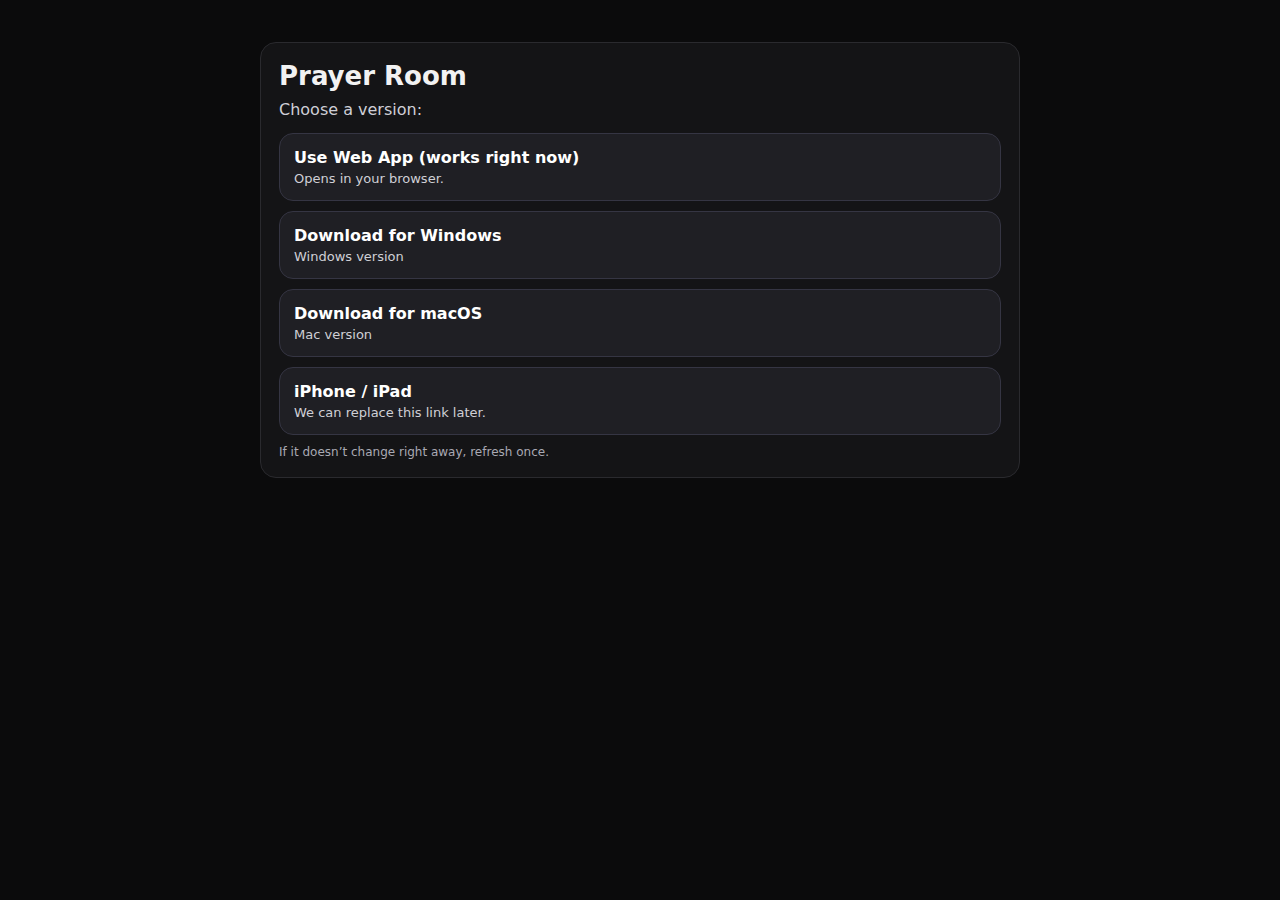
<file: Index.html>
<!doctype html>
<html lang="en">
<head>
  <meta charset="utf-8" />
  <meta name="viewport" content="width=device-width, initial-scale=1" />
  <title>Prayer Room</title>
  <style>
    body{font-family:system-ui,-apple-system,Segoe UI,Roboto,Arial,sans-serif;margin:0;background:#0b0b0c;color:#f2f2f2}
    .wrap{max-width:760px;margin:0 auto;padding:28px}
    .card{background:#141416;border:1px solid #2a2a2e;border-radius:16px;padding:18px;margin:14px 0}
    h1{margin:0 0 8px;font-size:26px}
    p{margin:0 0 12px;color:#cfcfd6;line-height:1.35}
    a.btn{display:block;text-decoration:none;background:#1f1f24;border:1px solid #353543;border-radius:14px;padding:14px 14px;color:#fff;margin:10px 0}
    a.btn strong{display:block;font-size:16px;margin-bottom:4px}
    a.btn span{display:block;color:#cfcfd6;font-size:13px}
    .small{margin-top:10px;color:#a9a9b3;font-size:12px}
  </style>
</head>
<body>
  <div class="wrap">
    <div class="card">
      <h1>Prayer Room</h1>
      <p>Choose a version:</p>

      <a class="btn" href="./app.html">
        <strong>Use Web App (works right now)</strong>
        <span>Opens in your browser.</span>
      </a>

      <a class="btn" href="https://github.com/yyp4zj66gf-a11y/prayer-room-build/releases/download/v1/PrayerRoom-Windows.zip">
        <strong>Download for Windows</strong>
        <span>Windows version</span>
      </a>

      <a class="btn" href="https://github.com/yyp4zj66gf-a11y/prayer-room-build/releases/download/v1/PrayerRoom-Mac.zip">
        <strong>Download for macOS</strong>
        <span>Mac version</span>
      </a>

      <a class="btn" href="https://testflight.apple.com/">
        <strong>iPhone / iPad</strong>
        <span>We can replace this link later.</span>
      </a>

      <div class="small">If it doesn’t change right away, refresh once.</div>
    </div>
  </div>
</body>
</html>
</file>
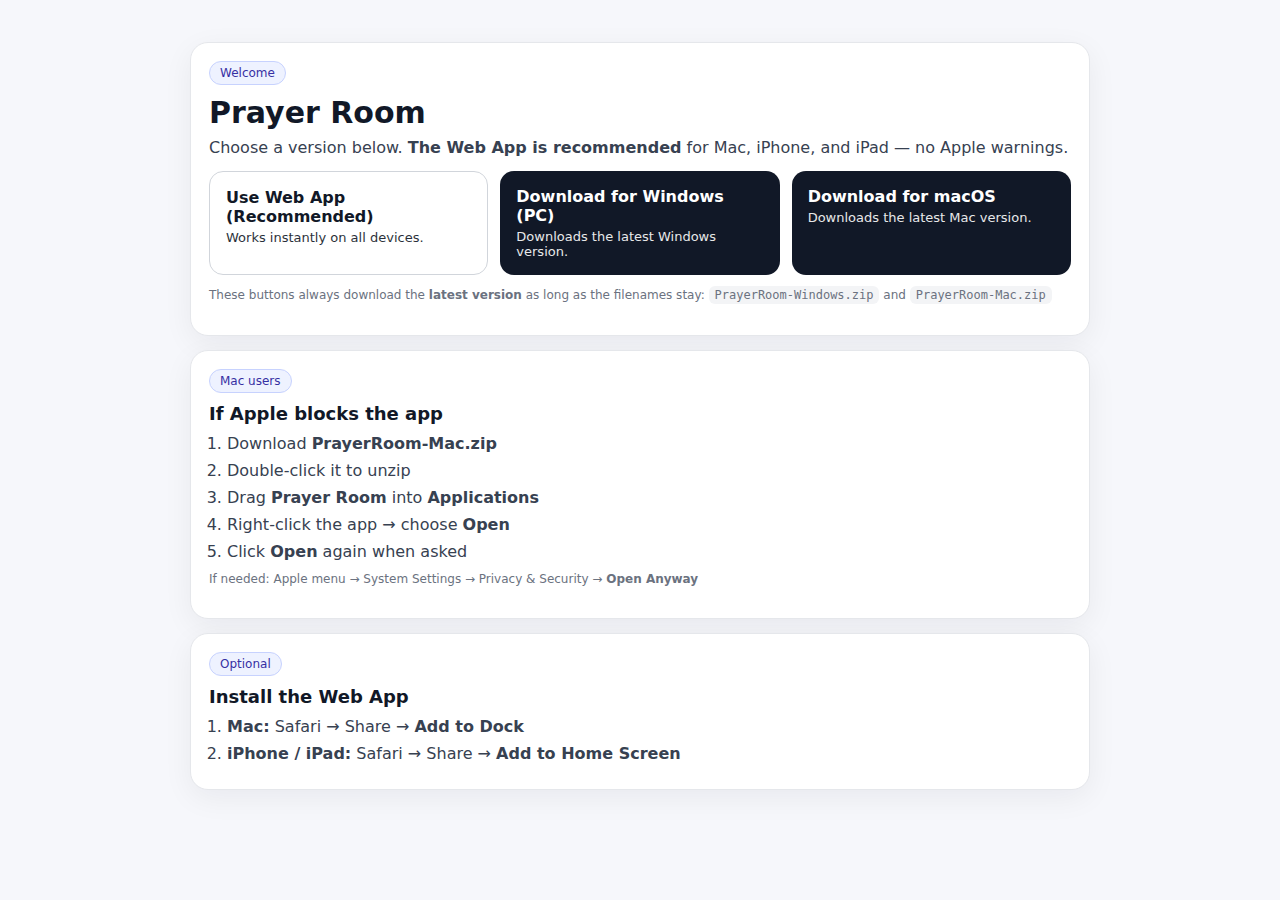
<file: index.html>
<!doctype html>
<html lang="en">
<head>
  <meta charset="utf-8" />
  <meta name="viewport" content="width=device-width, initial-scale=1" />
  <title>Prayer Room — Downloads</title>

  <style>
    body{
      font-family: system-ui, -apple-system, Segoe UI, Roboto, Arial, sans-serif;
      margin:0;
      background:#f6f7fb;
      color:#111827;
    }
    .wrap{max-width:900px;margin:0 auto;padding:28px}
    .card{
      background:#ffffff;
      border:1px solid #e5e7eb;
      border-radius:18px;
      padding:18px;
      margin:14px 0;
      box-shadow:0 8px 30px rgba(17,24,39,0.06);
    }
    h1{margin:0 0 6px;font-size:30px}
    h2{margin:0 0 10px;font-size:18px}
    p{margin:0 0 12px;line-height:1.45;color:#374151}
    .grid{
      display:grid;
      grid-template-columns:repeat(auto-fit,minmax(260px,1fr));
      gap:12px;
    }
    a.btn{
      display:block;
      text-decoration:none;
      background:#111827;
      color:#ffffff;
      border-radius:14px;
      padding:16px;
    }
    a.btn strong{display:block;font-size:16px;margin-bottom:4px}
    a.btn span{display:block;font-size:13px;opacity:.9}
    a.btn.light{
      background:#ffffff;
      color:#111827;
      border:1px solid #d1d5db;
    }
    .pill{
      display:inline-block;
      background:#eef2ff;
      border:1px solid #c7d2fe;
      color:#3730a3;
      padding:4px 10px;
      border-radius:999px;
      font-size:12px;
      margin-bottom:10px;
    }
    ol{margin:0;padding-left:18px;color:#374151}
    li{margin:8px 0}
    .note{font-size:12px;color:#6b7280}
    code{
      background:#f3f4f6;
      padding:2px 6px;
      border-radius:6px;
      font-size:12px;
    }
  </style>
</head>

<body>
  <div class="wrap">

    <!-- MAIN -->
    <div class="card">
      <div class="pill">Welcome</div>
      <h1>Prayer Room</h1>

      <p>
        Choose a version below.  
        <strong>The Web App is recommended</strong> for Mac, iPhone, and iPad — no Apple warnings.
      </p>

      <div class="grid">

        <!-- WEB APP -->
        <a class="btn light" href="prayer-room.html" target="_blank">
          <strong>Use Web App (Recommended)</strong>
          <span>Works instantly on all devices.</span>
        </a>

        <!-- WINDOWS -->
        <a class="btn"
           href="https://github.com/yyp4zj66gf-a11y/prayer-room-build/releases/latest/download/PrayerRoom-Windows.zip">
          <strong>Download for Windows (PC)</strong>
          <span>Downloads the latest Windows version.</span>
        </a>

        <!-- MAC -->
        <a class="btn"
           href="https://github.com/yyp4zj66gf-a11y/prayer-room-build/releases/latest/download/PrayerRoom-Mac.zip">
          <strong>Download for macOS</strong>
          <span>Downloads the latest Mac version.</span>
        </a>

      </div>

      <p class="note" style="margin-top:12px">
        These buttons always download the <b>latest version</b> as long as the filenames stay:
        <code>PrayerRoom-Windows.zip</code> and <code>PrayerRoom-Mac.zip</code>
      </p>
    </div>

    <!-- MAC HELP -->
    <div class="card">
      <div class="pill">Mac users</div>
      <h2>If Apple blocks the app</h2>

      <ol>
        <li>Download <b>PrayerRoom-Mac.zip</b></li>
        <li>Double-click it to unzip</li>
        <li>Drag <b>Prayer Room</b> into <b>Applications</b></li>
        <li>Right-click the app → choose <b>Open</b></li>
        <li>Click <b>Open</b> again when asked</li>
      </ol>

      <p class="note" style="margin-top:10px">
        If needed: Apple menu → System Settings → Privacy & Security → <b>Open Anyway</b>
      </p>
    </div>

    <!-- INSTALL WEB APP -->
    <div class="card">
      <div class="pill">Optional</div>
      <h2>Install the Web App</h2>
      <ol>
        <li><b>Mac:</b> Safari → Share → <b>Add to Dock</b></li>
        <li><b>iPhone / iPad:</b> Safari → Share → <b>Add to Home Screen</b></li>
      </ol>
    </div>

  </div>
</body>
</html>
</file>
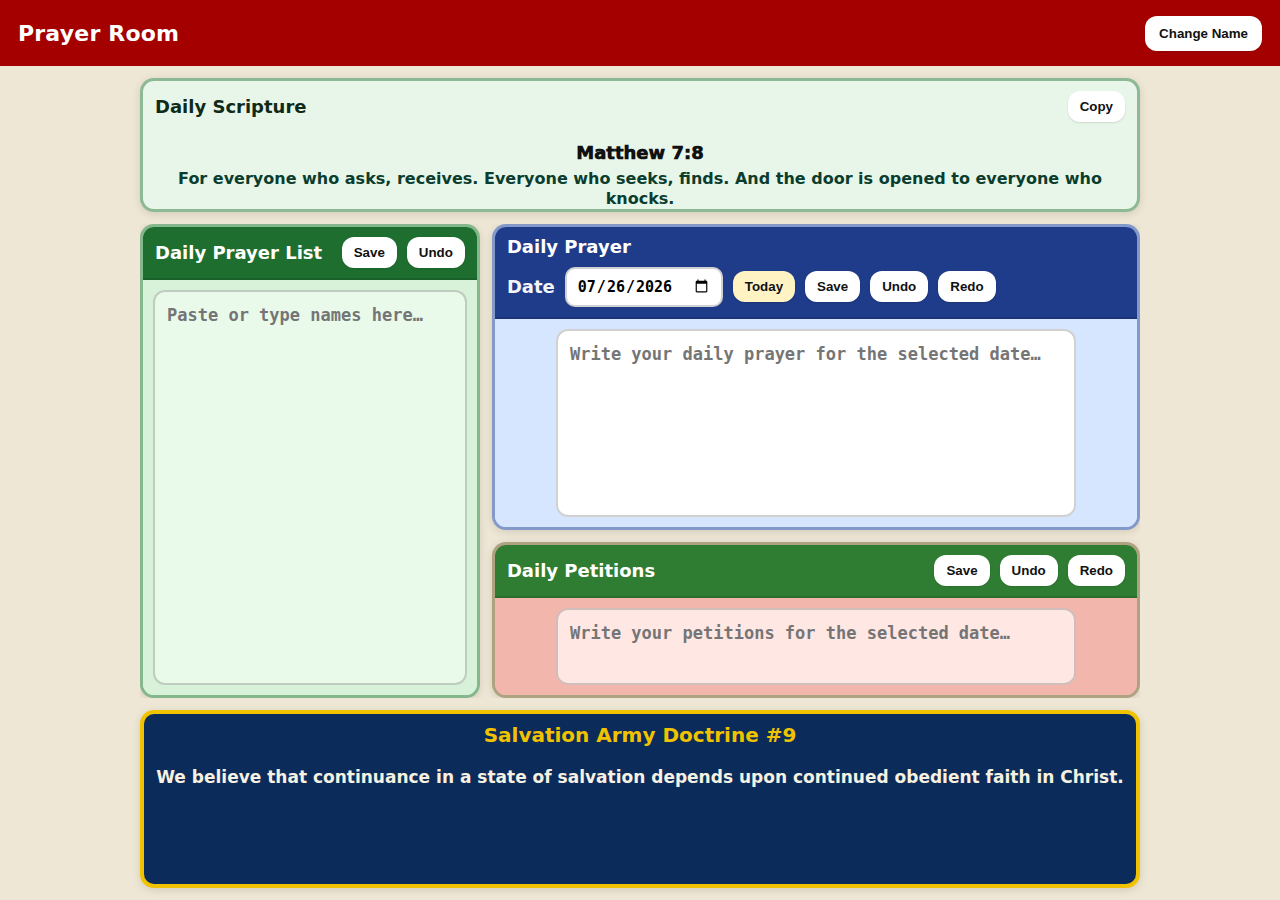
<file: web/index.html>
<!doctype html>
<html lang="en">
<head>
  <meta charset="utf-8" />
  <meta name="viewport" content="width=device-width,initial-scale=1,viewport-fit=cover" />
  <title>Prayer Room</title>
  <style>
    :root{
      --bg:#efe7d5;
      --red:#a40000;

      /* Rich pastels per your latest correction */
      --pastel-green:#d7f2d9;   /* Prayer List background */
      --pastel-green-ink:#0b3d2e;
      --pastel-blue:#d6e6ff;    /* Daily Prayer background */
      --pastel-salmon:#f3b6ad;  /* Daily Petitions background */

      --green-head:#1e6e2f;
      --blue-head:#1f3c8a;
      --pet-head:#2f7d32;

      --gold:#f0c200;

      --card:#ffffff;
      --ink:#111;
      --forest:#0b3d2e;

      --radius:14px;
      --gap:12px;

      --topbar-h:66px;

      /* Reduced scripture height to free space */
      --scripture-h:128px;

      --doctrine-h:170px;

      /* Narrow editors (Prayer + Petitions) */
      --editor-max-w: 520px;

      --shadow: 0 2px 8px rgba(0,0,0,.12);
      --border: 3px solid rgba(0,0,0,.12);
    }

    /* LOCK VIEWPORT: no page scroll */
    html, body {
      height:100%;
      margin:0;
      overflow:hidden;
      background:var(--bg);
      color:var(--ink);
      font-family: system-ui, -apple-system, Segoe UI, Roboto, Helvetica, Arial, sans-serif;
    }

    .app{
      height:100vh;
      display:flex;
      flex-direction:column;
    }

    .topbar{
      height:var(--topbar-h);
      background:var(--red);
      color:#fff;
      display:flex;
      align-items:center;
      justify-content:space-between;
      padding:0 18px;
      box-sizing:border-box;
      font-weight:800;
      letter-spacing:.2px;
    }
    .topbar .title{
      font-size:22px;
      white-space:nowrap;
      overflow:hidden;
      text-overflow:ellipsis;
    }
    .topbar .actions{
      display:flex; gap:10px; align-items:center;
    }

    .btn{
      border:0;
      padding:10px 14px;
      border-radius:12px;
      font-weight:800;
      cursor:pointer;
      box-shadow: 0 1px 2px rgba(0,0,0,.12);
    }
    .btn.light{ background:#fff; color:#111; }
    .btn.gold{ background:#fff3c4; color:#111; }
    .btn.small{ padding:8px 12px; border-radius:12px; font-weight:800; }
    .btn:active{ transform: translateY(1px); }

    .content{
      flex:1;
      display:flex;
      flex-direction:column;
      gap:var(--gap);
      padding:var(--gap);
      box-sizing:border-box;
      overflow:hidden; /* critical */
      width:100%;
    }

    /* 80% width on laptop/desktop/iPad */
    @media (min-width: 820px){
      .content{
        max-width: min(80vw, 1300px);
        margin: 0 auto;
      }
    }

    .row{
      display:flex;
      gap:var(--gap);
      overflow:hidden;
      min-height:0;
    }

    .card{
      background:var(--card);
      border-radius:var(--radius);
      box-shadow:var(--shadow);
      border:var(--border);
      overflow:hidden;
      display:flex;
      flex-direction:column;
      min-height:0; /* critical for internal scrolling */
    }

    .cardHeader{
      display:flex;
      align-items:center;
      justify-content:space-between;
      padding:10px 12px; /* tightened */
      font-weight:900;
      font-size:18px;
      line-height:1.1;
      flex:0 0 auto;
      flex-wrap:wrap;
      gap:10px;
    }

    .cardHeader .right{
      display:flex;
      gap:10px;
      align-items:center;
      flex-wrap:wrap;
      justify-content:flex-end;
    }

    .cardBody{
      padding:10px 12px; /* tightened */
      min-height:0;
      flex:1;
      overflow:auto; /* internal scroll lives here */
      box-sizing:border-box;
    }

    /* Scripture (smaller / tighter / forest green text) */
    .scripture.card{
      height:var(--scripture-h);
      background:#e8f6ea;
      border-color:rgba(30,110,47,.45);
    }
    .scripture .cardHeader{ color:#0f2b18; }
    .scriptureRef{
      font-weight:1000;
      font-size:18px;
      margin:0 0 6px 0;
      text-align:center;
    }
    .scriptureText{
      font-weight:900;
      font-size:16px;
      line-height:1.22;
      text-align:center;
      margin:0;
      white-space:pre-wrap;
      color:var(--forest);
    }

    /* Middle layout */
    .middle{
      flex:1;
      min-height:0;
    }

    /* Left: Prayer List (rich pastel green) */
    .left{
      width:34%;
      background:var(--pastel-green);
      border-color:rgba(30,110,47,.45);
    }
    .left .cardHeader{
      background:var(--green-head);
      color:#fff;
      border-bottom: 2px solid rgba(0,0,0,.12);
    }
    .left .cardBody{
      background:var(--pastel-green);
      padding:10px;
    }

    /* Right column stack */
    .rightCol{
      width:66%;
      display:flex;
      flex-direction:column;
      gap:var(--gap);
      min-height:0;
    }

    /* Daily Prayer (rich pastel blue) */
    .prayer.card{
      background:var(--pastel-blue);
      border-color:rgba(31,60,138,.45);
      flex:2 1 0;
      min-height:0;
    }
    .prayer .cardHeader{
      background:var(--blue-head);
      color:#fff;
      border-bottom: 2px solid rgba(0,0,0,.12);
    }
    .prayer .cardBody{
      background:var(--pastel-blue);
      padding:10px;
    }

    /* Daily Petitions (rich pastel salmon) */
    .petitions.card{
      background:var(--pastel-salmon);
      border-color:rgba(47,125,50,.35);
      flex:1 1 0;
      min-height:0;
    }
    .petitions .cardHeader{
      background:var(--pet-head);
      color:#fff;
      border-bottom: 2px solid rgba(0,0,0,.12);
    }
    .petitions .cardBody{
      background:var(--pastel-salmon);
      padding:10px;
    }

    /* Inputs / editors */
    textarea{
      box-sizing:border-box;
      border-radius:12px;
      border:2px solid rgba(0,0,0,.18);
      padding:12px 12px;
      font-size:17px;
      font-weight:700;
      line-height:1.35;
      outline:none;
      resize:none;
      height:100%;
      min-height:0;
      width:100%;
    }

    /* Fill + narrow width for prayer/petitions editors */
    .fillArea{
      height:100%;
      display:flex;
      flex-direction:column;
      min-height:0;
    }
    .fillArea .narrowWrap{
      width:100%;
      max-width:var(--editor-max-w);
      margin:0 auto;
      display:flex;
      flex-direction:column;
      min-height:0;
      height:100%;
      gap:10px;
    }
    .fillArea .narrowWrap textarea{
      flex:1;
      min-height:0;
    }

    /* Match each area’s textarea background */
    #prayerList{ background:#e9faeb; color:var(--pastel-green-ink); }
    #prayerText{ background:#ffffff; }
    #petsText{ background:#ffe8e4; }

    .helperRow{
      display:flex;
      gap:10px;
      align-items:center;
      justify-content:flex-end;
      margin:0;
      flex-wrap:wrap;
    }
    .label{
      font-weight:900;
      opacity:.95;
      color:#fff;
    }
    .dateBox{
      display:flex; gap:10px; align-items:center; flex-wrap:wrap;
      font-weight:900;
      justify-content:flex-end;
    }
    input[type="date"]{
      border-radius:10px;
      border:2px solid rgba(0,0,0,.18);
      padding:8px 10px;
      font-weight:900;
      font-size:15px;
      background:#fff;
    }

    /* Doctrine (centered title, ivory text, no prev/next) */
    .doctrine.card{
      height:var(--doctrine-h);
      background:#0b2c5b;
      color:#fff;
      border: 4px solid var(--gold);
    }
    .doctrine .cardHeader{
      color:var(--gold);
      font-size:20px;
      justify-content:center;
      text-align:center;
    }
    .doctrine .cardHeader > div{
      width:100%;
      text-align:center;
    }
    .doctrineText{
      margin:0;
      font-weight:900;
      font-size:17px;
      line-height:1.35;
      text-align:center;
      white-space:pre-wrap;
      color:#f7f1e1; /* rich ivory */
    }

    /* RESPONSIVE */
    @media (max-width: 980px){
      :root{
        --scripture-h: 150px;
        --doctrine-h: 185px;
      }
      .middle{ flex-direction:column; }
      .left, .rightCol{ width:100%; }
      .rightCol{ flex:1; }
      .fillArea .narrowWrap{ max-width: 100%; }
    }
  </style>
</head>

<body>
  <div class="app">
    <div class="topbar">
      <div class="title" id="topTitle">Prayer Room</div>
      <div class="actions">
        <button class="btn light" id="changeNameBtn">Change Name</button>
      </div>
    </div>

    <div class="content">

      <!-- Scripture -->
      <div class="card scripture">
        <div class="cardHeader">
          <div>Daily Scripture</div>
          <div class="right">
            <button class="btn small light" id="scrCopy">Copy</button>
          </div>
        </div>
        <div class="cardBody">
          <div class="scriptureRef" id="scrRef">Loading…</div>
          <p class="scriptureText" id="scrText"></p>
        </div>
      </div>

      <!-- Middle -->
      <div class="row middle">
        <!-- Prayer List -->
        <div class="card left">
          <div class="cardHeader">
            <div>Daily Prayer List</div>
            <div class="right">
              <button class="btn small light" id="saveList">Save</button>
              <button class="btn small light" id="undoList">Undo</button>
            </div>
          </div>
          <div class="cardBody">
            <div class="fillArea">
              <textarea id="prayerList" placeholder="Paste or type names here…"></textarea>
            </div>
          </div>
        </div>

        <!-- Right column: Daily Prayer (2/3) + Daily Petitions (1/3) -->
        <div class="rightCol">

          <!-- Daily Prayer -->
          <div class="card prayer">
            <div class="cardHeader">
              <div>Daily Prayer</div>
              <div class="right dateBox">
                <span class="label">Date</span>
                <input type="date" id="datePick" />
                <button class="btn small gold" id="todayBtn">Today</button>
                <button class="btn small light" id="savePrayer">Save</button>
                <button class="btn small light" id="undoPrayer">Undo</button>
                <button class="btn small light" id="redoPrayer">Redo</button>
              </div>
            </div>
            <div class="cardBody">
              <div class="fillArea">
                <div class="narrowWrap">
                  <textarea id="prayerText" placeholder="Write your daily prayer for the selected date…"></textarea>
                </div>
              </div>
            </div>
          </div>

          <!-- Daily Petitions -->
          <div class="card petitions">
            <div class="cardHeader">
              <div>Daily Petitions</div>
              <div class="right">
                <button class="btn small light" id="savePets">Save</button>
                <button class="btn small light" id="undoPets">Undo</button>
                <button class="btn small light" id="redoPets">Redo</button>
              </div>
            </div>
            <div class="cardBody">
              <div class="fillArea">
                <div class="narrowWrap">
                  <textarea id="petsText" placeholder="Write your petitions for the selected date…"></textarea>
                </div>
              </div>
            </div>
          </div>

        </div>
      </div>

      <!-- Doctrine -->
      <div class="card doctrine">
        <div class="cardHeader">
          <div id="docTitle">Salvation Army Doctrine</div>
        </div>
        <div class="cardBody">
          <p class="doctrineText" id="docText"></p>
        </div>
      </div>

    </div>
  </div>

<script>
(() => {
  const $ = (id) => document.getElementById(id);

  /* ---------------------------
     Personalization (first run)
  ---------------------------- */
  const NAME_KEY = "prayerroom_first_name_v1";
  function sanitizeName(s){
    return (s || "").trim().replace(/\s+/g," ").slice(0,24);
  }
  function getName(){
    return sanitizeName(localStorage.getItem(NAME_KEY) || "");
  }
  function setName(name){
    localStorage.setItem(NAME_KEY, sanitizeName(name));
    applyName();
  }
  function applyName(){
    const n = getName();
    const title = n ? `${n}’s Prayer Room` : "Prayer Room";
    $("topTitle").textContent = title;
    document.title = title;
  }
  function ensureName(){
    let n = getName();
    if(!n){
      n = sanitizeName(prompt("Welcome! What is your first name? (for your Prayer Room header)", "") || "");
      if(n) setName(n);
      else applyName();
    } else {
      applyName();
    }
  }
  $("changeNameBtn").onclick = () => {
    const current = getName();
    const n = sanitizeName(prompt("Update first name for this Prayer Room:", current) || "");
    if(n) setName(n);
  };

  /* ---------------------------
     Date helpers
  ---------------------------- */
  function toYMD(d){
    const dt = new Date(d.getTime());
    dt.setMinutes(dt.getMinutes() - dt.getTimezoneOffset());
    return dt.toISOString().slice(0,10);
  }
  function fromYMD(ymd){
    const [y,m,dd] = ymd.split("-").map(Number);
    return new Date(y, m-1, dd);
  }
  function dayOfYear(d){
    const start = new Date(d.getFullYear(),0,0);
    const diff = d - start;
    return Math.floor(diff / 86400000); // 1..366
  }

  /* ---------------------------
     Scripture loader (date-based)
  ---------------------------- */
  const scriptureCandidates = [
    "nlt_for_app_365.json",
    "nlt_for_app.json",
    "nlt_for_app_300.json",
    "nlt_for_app_730.json"
  ];

  let scriptureData = [];
  let scriptureIndex = 0;

  async function fetchFirstAvailableJson(){
    for(const path of scriptureCandidates){
      try{
        const res = await fetch(path + "?v=" + Date.now(), {cache:"no-store"});
        if(res.ok){
          const json = await res.json();
          return {path, json};
        }
      } catch(e){}
    }
    return null;
  }

  function pickVerseIndexForDate(d, data){
    if(!Array.isArray(data) || data.length === 0) return 0;

    // If objects have a "date" field, try exact match.
    if(typeof data[0] === "object" && data[0] && "date" in data[0]){
      const ymd = toYMD(d);
      const i = data.findIndex(x => x && x.date === ymd);
      if(i >= 0) return i;
    }

    // Otherwise, use day-of-year mapping (works for 365/300/730)
    const doy = dayOfYear(d) - 1; // 0-based
    return ((doy % data.length) + data.length) % data.length;
  }

  function getRefText(item){
    if(!item) return {ref:"", text:""};
    if(typeof item === "string") return {ref:"", text:item};
    const ref = item.ref || item.reference || item.verse_ref || item.scripture_ref || "";
    const text = item.text || item.verse_text || item.scripture_text || "";
    return {ref, text};
  }

  function renderScripture(){
    const item = scriptureData[scriptureIndex] || null;
    const {ref, text} = getRefText(item);
    $("scrRef").textContent = ref || "(No reference)";
    $("scrText").textContent = text || "(No text loaded)";
  }

  async function initScripture(){
    $("scrRef").textContent = "Loading…";
    $("scrText").textContent = "";
    const found = await fetchFirstAvailableJson();
    if(!found){
      $("scrRef").textContent = "No JSON file found.";
      $("scrText").textContent = "Put one of these at site root: nlt_for_app_365.json, nlt_for_app.json, nlt_for_app_300.json, nlt_for_app_730.json";
      return;
    }
    scriptureData = Array.isArray(found.json) ? found.json : [];
    scriptureIndex = pickVerseIndexForDate(fromYMD($("datePick").value), scriptureData);
    renderScripture();
  }

  $("scrCopy").onclick = async () => {
    const ref = $("scrRef").textContent.trim();
    const text = $("scrText").textContent.trim();
    const payload = (ref ? ref + "\n" : "") + text;
    try{
      await navigator.clipboard.writeText(payload);
    }catch(e){
      const ta = document.createElement("textarea");
      ta.value = payload;
      document.body.appendChild(ta);
      ta.select();
      document.execCommand("copy");
      ta.remove();
    }
  };

  /* ---------------------------
     Doctrine (11 rotating, date-based)
  ---------------------------- */
  const doctrines = [
    "We believe that the Scriptures of the Old and New Testaments were given by inspiration of God, and that they only constitute the Divine rule of Christian faith and practice.",
    "We believe that there is only one God, who is infinitely perfect, the Creator, Preserver, and Governor of all things, and who is the only proper object of religious worship.",
    "We believe that there are three persons in the Godhead—the Father, the Son, and the Holy Ghost, undivided in essence and co-equal in power and glory.",
    "We believe that in the person of Jesus Christ the Divine and human natures are united, so that He is truly and properly God and truly and properly man.",
    "We believe that our first parents were created in a state of innocency, but by their disobedience, they lost their purity and happiness, and that in consequence of their fall, all men have become sinners, totally depraved, and as such are justly exposed to the wrath of God.",
    "We believe that the Lord Jesus Christ has by His suffering and death made an atonement for the whole world so that whosoever will may be saved.",
    "We believe that repentance towards God, faith in our Lord Jesus Christ, and regeneration by the Holy Spirit, are necessary to salvation.",
    "We believe that we are justified by grace through faith in our Lord Jesus Christ and that he that believeth hath the witness in himself.",
    "We believe that continuance in a state of salvation depends upon continued obedient faith in Christ.",
    "We believe that it is the privilege of all believers to be wholly sanctified and that their whole spirit and soul and body may be preserved blameless unto the coming of our Lord Jesus Christ.",
    "We believe in the immortality of the soul, in the resurrection of the body, in the general judgment at the end of the world, in the eternal happiness of the righteous, and in the endless punishment of the wicked."
  ];

  let doctrineIndex = 0;
  function doctrineIndexForDate(d){
    const doy0 = dayOfYear(d) - 1;
    return ((doy0 % 11) + 11) % 11;
  }
  function renderDoctrine(){
    $("docTitle").textContent = `Salvation Army Doctrine #${doctrineIndex+1}`;
    $("docText").textContent = doctrines[doctrineIndex] || "";
  }

  /* ---------------------------
     Prayer List (global)
  ---------------------------- */
  const LIST_KEY = "prayerroom_list_v1";
  let listUndo = [];

  function loadList(){
    const v = localStorage.getItem(LIST_KEY) || "";
    $("prayerList").value = v;
    listUndo = [v];
  }
  $("saveList").onclick = () => {
    const v = $("prayerList").value;
    localStorage.setItem(LIST_KEY, v);
    listUndo.push(v);
    if(listUndo.length > 50) listUndo.shift();
  };
  $("undoList").onclick = () => {
    if(listUndo.length <= 1) return;
    listUndo.pop();
    $("prayerList").value = listUndo[listUndo.length-1] || "";
  };

  /* ---------------------------
     Prayers by date (undo/redo)
  ---------------------------- */
  function prayerKey(ymd){ return `prayerroom_prayer_${ymd}`; }

  let prayUndo = [];
  let prayRedo = [];
  let prayLast = "";

  function loadPrayerForDate(ymd){
    const v = localStorage.getItem(prayerKey(ymd)) || "";
    $("prayerText").value = v;
    prayUndo = [v];
    prayRedo = [];
    prayLast = v;
  }

  $("savePrayer").onclick = () => {
    const ymd = $("datePick").value;
    localStorage.setItem(prayerKey(ymd), $("prayerText").value);
  };

  function pushPrayerUndoIfChanged(){
    const v = $("prayerText").value;
    if(v !== prayLast){
      prayUndo.push(v);
      if(prayUndo.length > 100) prayUndo.shift();
      prayRedo = [];
      prayLast = v;
    }
  }

  $("prayerText").addEventListener("input", () => { pushPrayerUndoIfChanged(); });

  $("undoPrayer").onclick = () => {
    if(prayUndo.length <= 1) return;
    const cur = prayUndo.pop();
    prayRedo.push(cur);
    const prev = prayUndo[prayUndo.length-1] || "";
    $("prayerText").value = prev;
    prayLast = prev;
  };

  $("redoPrayer").onclick = () => {
    if(prayRedo.length === 0) return;
    const v = prayRedo.pop();
    prayUndo.push(v);
    $("prayerText").value = v;
    prayLast = v;
  };

  /* ---------------------------
     Petitions by date (undo/redo)
  ---------------------------- */
  function petsKey(ymd){ return `prayerroom_petitions_${ymd}`; }

  let petsUndo = [];
  let petsRedo = [];
  let petsLast = "";

  function loadPetsForDate(ymd){
    const v = localStorage.getItem(petsKey(ymd)) || "";
    $("petsText").value = v;
    petsUndo = [v];
    petsRedo = [];
    petsLast = v;
  }

  $("savePets").onclick = () => {
    const ymd = $("datePick").value;
    localStorage.setItem(petsKey(ymd), $("petsText").value);
  };

  function pushPetsUndoIfChanged(){
    const v = $("petsText").value;
    if(v !== petsLast){
      petsUndo.push(v);
      if(petsUndo.length > 100) petsUndo.shift();
      petsRedo = [];
      petsLast = v;
    }
  }

  $("petsText").addEventListener("input", () => { pushPetsUndoIfChanged(); });

  $("undoPets").onclick = () => {
    if(petsUndo.length <= 1) return;
    const cur = petsUndo.pop();
    petsRedo.push(cur);
    const prev = petsUndo[petsUndo.length-1] || "";
    $("petsText").value = prev;
    petsLast = prev;
  };

  $("redoPets").onclick = () => {
    if(petsRedo.length === 0) return;
    const v = petsRedo.pop();
    petsUndo.push(v);
    $("petsText").value = v;
    petsLast = v;
  };

  /* ---------------------------
     Date controls
  ---------------------------- */
  function syncToDate(ymd){
    loadPrayerForDate(ymd);
    loadPetsForDate(ymd);

    doctrineIndex = doctrineIndexForDate(fromYMD(ymd));
    renderDoctrine();

    scriptureIndex = pickVerseIndexForDate(fromYMD(ymd), scriptureData);
    renderScripture();
  }

  $("todayBtn").onclick = () => {
    const ymd = toYMD(new Date());
    $("datePick").value = ymd;
    syncToDate(ymd);
  };

  $("datePick").addEventListener("change", () => {
    const ymd = $("datePick").value;
    syncToDate(ymd);
  });

  /* ---------------------------
     Boot
  ---------------------------- */
  function boot(){
    ensureName();

    const today = toYMD(new Date());
    $("datePick").value = today;

    loadList();
    loadPrayerForDate(today);
    loadPetsForDate(today);

    doctrineIndex = doctrineIndexForDate(new Date());
    renderDoctrine();

    initScripture();
  }

  boot();
})();
</script>
</body>
</html>
</file>
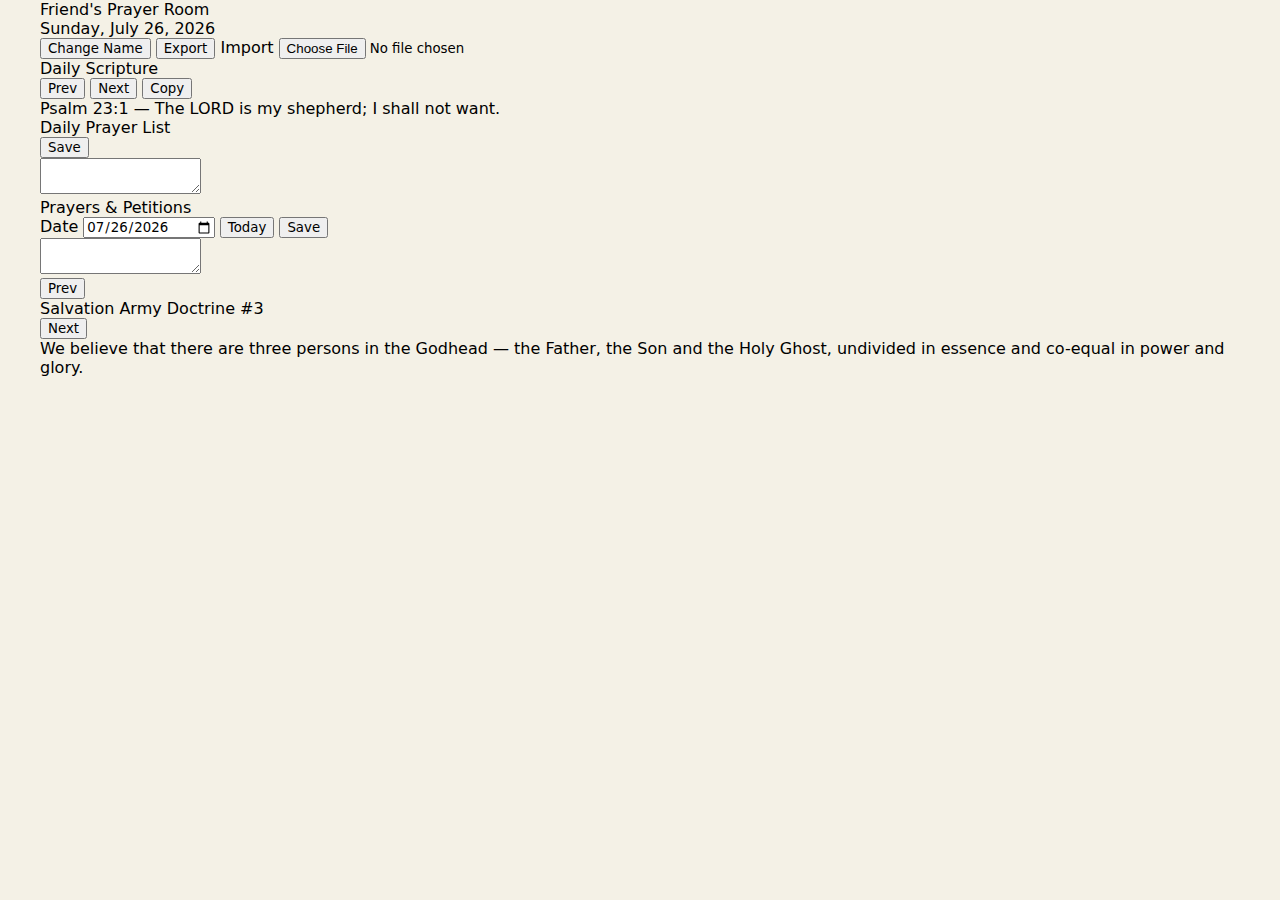
<file: app.html>
<!DOCTYPE html>
<html lang="en">
<head>
  <meta charset="UTF-8" />
  <meta name="viewport" content="width=device-width, initial-scale=1.0" />
  <title>Prayer Room</title>

  <!-- RELATIVE paths (GitHub Pages safe) -->
  <link rel="stylesheet" href="styles.css" />
  <link rel="manifest" href="manifest.webmanifest" />
</head>

<body>
  <div id="app">

    <!-- TOP BAR -->
    <div class="topbar">
      <div>
        <div class="title" id="title">Prayer Room</div>
        <div class="subtitle" id="dateLabel"></div>
      </div>
      <div class="actions">
        <button class="btn cream mini" id="changeNameBtn">Change Name</button>
        <button class="btn cream mini" id="exportBtn">Export</button>
        <label class="btn cream mini file">
          Import
          <input type="file" id="importFile" accept="application/json" />
        </label>
      </div>
    </div>

    <main class="wrap">

      <!-- DAILY SCRIPTURE -->
      <section class="card scripture">
        <div class="cardHead">
          <div class="cardTitle">Daily Scripture</div>
          <div class="cardBtns">
            <button class="btn mini" id="scrPrev">Prev</button>
            <button class="btn mini" id="scrNext">Next</button>
            <button class="btn mini" id="scrCopy">Copy</button>
          </div>
        </div>
        <div class="cardBody">
          <div class="bigText green" id="scriptureText"></div>
        </div>
      </section>

      <!-- CENTER AREA -->
      <section class="center">

        <!-- DAILY PRAYER LIST -->
        <div class="pane">
          <div class="paneHead greenHead">
            <div class="paneTitle">Daily Prayer List</div>
            <div class="paneBtns">
              <button class="btn cream mini" id="saveList">Save</button>
            </div>
          </div>
          <div class="paneBody">
            <textarea class="ta greenTa" id="dailyList"></textarea>
          </div>
        </div>

        <!-- PRAYERS & PETITIONS -->
        <div class="pane">
          <div class="paneHead blueHead">
            <div class="paneTitle">Prayers &amp; Petitions</div>
            <div class="paneBtns">
              <span class="dateLabel">
                Date
                <input type="date" id="prayerDate" />
              </span>
              <button class="btn cream mini" id="todayBtn">Today</button>
              <button class="btn cream mini" id="savePrayer">Save</button>
            </div>
          </div>
          <div class="paneBody">
            <textarea class="ta blueTa" id="prayerText"></textarea>
          </div>
        </div>

      </section>

      <!-- DOCTRINE -->
      <section class="card doctrine">
        <div class="cardHead doctrineHead">
          <button class="btn outline mini" id="docPrev">Prev</button>
          <div class="doctrineTitle" id="doctrineTitle"></div>
          <button class="btn outline mini" id="docNext">Next</button>
        </div>
        <div class="cardBody doctrineBody">
          <div class="bigText gold" id="doctrineText"></div>
        </div>
      </section>

      <div class="status" id="status"></div>

    </main>
  </div>

  <!-- RELATIVE path -->
  <script src="app.js"></script>
</body>
</html>
</file>
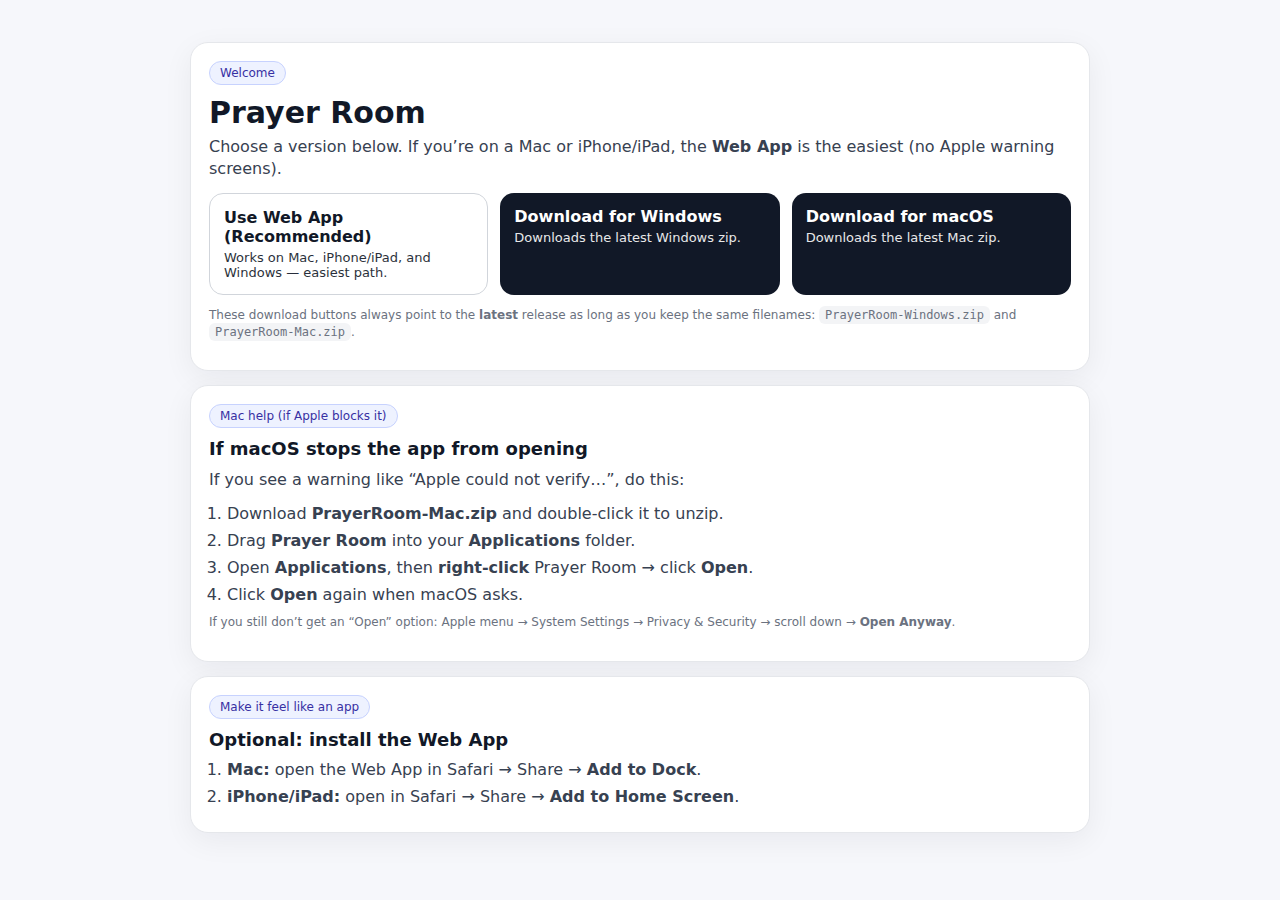
<file: Downloads.html>
<!doctype html>
<html lang="en">
<head>
  <meta charset="utf-8" />
  <meta name="viewport" content="width=device-width, initial-scale=1" />
  <title>Prayer Room — Downloads</title>
  <style>
    body{
      font-family: system-ui, -apple-system, Segoe UI, Roboto, Arial, sans-serif;
      margin:0;
      background:#f6f7fb;
      color:#111827;
    }
    .wrap{max-width:900px;margin:0 auto;padding:28px}
    .card{
      background:#ffffff;
      border:1px solid #e5e7eb;
      border-radius:18px;
      padding:18px;
      margin:14px 0;
      box-shadow: 0 8px 30px rgba(17,24,39,0.06);
    }
    h1{margin:0 0 6px;font-size:30px}
    h2{margin:0 0 10px;font-size:18px}
    p{margin:0 0 12px;line-height:1.4;color:#374151}
    .grid{display:grid;grid-template-columns:repeat(auto-fit,minmax(260px,1fr));gap:12px}
    a.btn{
      display:block;
      text-decoration:none;
      background:#111827;
      color:#ffffff;
      border-radius:14px;
      padding:14px 14px;
    }
    a.btn strong{display:block;font-size:16px;margin-bottom:4px}
    a.btn span{display:block;font-size:13px;opacity:0.9}
    a.btn.light{
      background:#ffffff;
      color:#111827;
      border:1px solid #d1d5db;
    }
    .pill{
      display:inline-block;
      background:#eef2ff;
      border:1px solid #c7d2fe;
      color:#3730a3;
      padding:4px 10px;
      border-radius:999px;
      font-size:12px;
      margin-bottom:10px;
    }
    ol{margin:0;padding-left:18px;color:#374151}
    li{margin:8px 0}
    .note{font-size:12px;color:#6b7280}
    code{background:#f3f4f6;padding:2px 6px;border-radius:6px}
  </style>
</head>
<body>
  <div class="wrap">

    <div class="card">
      <div class="pill">Welcome</div>
      <h1>Prayer Room</h1>
      <p>Choose a version below. If you’re on a Mac or iPhone/iPad, the <b>Web App</b> is the easiest (no Apple warning screens).</p>

      <div class="grid">
        <a class="btn light" href="./" target="_blank" rel="noopener">
          <strong>Use Web App (Recommended)</strong>
          <span>Works on Mac, iPhone/iPad, and Windows — easiest path.</span>
        </a>

        <a class="btn" href="https://github.com/yyp4zj66gf-a11y/prayer-room-build/releases/latest/download/PrayerRoom-Windows.zip" target="_blank" rel="noopener">
          <strong>Download for Windows</strong>
          <span>Downloads the latest Windows zip.</span>
        </a>

        <a class="btn" href="https://github.com/yyp4zj66gf-a11y/prayer-room-build/releases/latest/download/PrayerRoom-Mac.zip" target="_blank" rel="noopener">
          <strong>Download for macOS</strong>
          <span>Downloads the latest Mac zip.</span>
        </a>
      </div>

      <p class="note" style="margin-top:12px;">
        These download buttons always point to the <b>latest</b> release as long as you keep the same filenames:
        <code>PrayerRoom-Windows.zip</code> and <code>PrayerRoom-Mac.zip</code>.
      </p>
    </div>

    <div class="card">
      <div class="pill">Mac help (if Apple blocks it)</div>
      <h2>If macOS stops the app from opening</h2>
      <p>If you see a warning like “Apple could not verify…”, do this:</p>
      <ol>
        <li>Download <b>PrayerRoom-Mac.zip</b> and double-click it to unzip.</li>
        <li>Drag <b>Prayer Room</b> into your <b>Applications</b> folder.</li>
        <li>Open <b>Applications</b>, then <b>right-click</b> Prayer Room → click <b>Open</b>.</li>
        <li>Click <b>Open</b> again when macOS asks.</li>
      </ol>
      <p class="note" style="margin-top:10px;">
        If you still don’t get an “Open” option: Apple menu → System Settings → Privacy & Security → scroll down → <b>Open Anyway</b>.
      </p>
    </div>

    <div class="card">
      <div class="pill">Make it feel like an app</div>
      <h2>Optional: install the Web App</h2>
      <ol>
        <li><b>Mac:</b> open the Web App in Safari → Share → <b>Add to Dock</b>.</li>
        <li><b>iPhone/iPad:</b> open in Safari → Share → <b>Add to Home Screen</b>.</li>
      </ol>
    </div>

  </div>
</body>
</html>
</file>
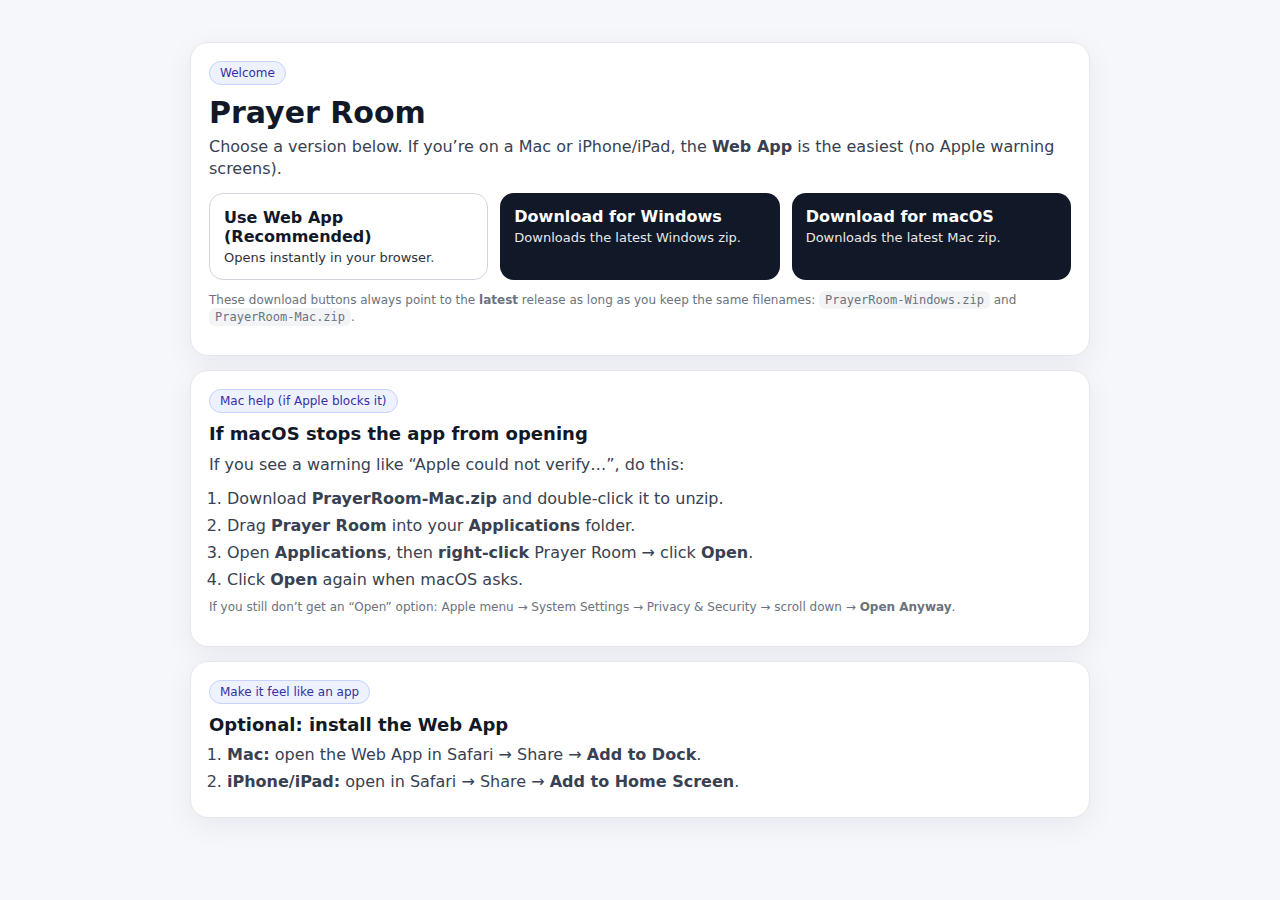
<file: downloads.html>
<!doctype html>
<html lang="en">
<head>
  <meta charset="utf-8" />
  <meta name="viewport" content="width=device-width, initial-scale=1" />
  <title>Prayer Room — Downloads</title>
  <style>
    body{
      font-family: system-ui, -apple-system, Segoe UI, Roboto, Arial, sans-serif;
      margin:0;
      background:#f6f7fb;
      color:#111827;
    }
    .wrap{max-width:900px;margin:0 auto;padding:28px}
    .card{
      background:#ffffff;
      border:1px solid #e5e7eb;
      border-radius:18px;
      padding:18px;
      margin:14px 0;
      box-shadow: 0 8px 30px rgba(17,24,39,0.06);
    }
    h1{margin:0 0 6px;font-size:30px}
    h2{margin:0 0 10px;font-size:18px}
    p{margin:0 0 12px;line-height:1.4;color:#374151}
    .grid{display:grid;grid-template-columns:repeat(auto-fit,minmax(260px,1fr));gap:12px}
    a.btn{
      display:block;
      text-decoration:none;
      background:#111827;
      color:#ffffff;
      border-radius:14px;
      padding:14px 14px;
    }
    a.btn strong{display:block;font-size:16px;margin-bottom:4px}
    a.btn span{display:block;font-size:13px;opacity:0.9}
    a.btn.light{
      background:#ffffff;
      color:#111827;
      border:1px solid #d1d5db;
    }
    .pill{
      display:inline-block;
      background:#eef2ff;
      border:1px solid #c7d2fe;
      color:#3730a3;
      padding:4px 10px;
      border-radius:999px;
      font-size:12px;
      margin-bottom:10px;
    }
    ol{margin:0;padding-left:18px;color:#374151}
    li{margin:8px 0}
    .note{font-size:12px;color:#6b7280}
    code{background:#f3f4f6;padding:2px 6px;border-radius:6px}
  </style>
</head>
<body>
  <div class="wrap">

    <div class="card">
      <div class="pill">Welcome</div>
      <h1>Prayer Room</h1>
      <p>Choose a version below. If you’re on a Mac or iPhone/iPad, the <b>Web App</b> is the easiest (no Apple warning screens).</p>

      <div class="grid">
        <!-- CHANGED: This now opens the actual web app directly -->
        <a class="btn light" href="./app.html" target="_blank" rel="noopener">
          <strong>Use Web App (Recommended)</strong>
          <span>Opens instantly in your browser.</span>
        </a>

        <a class="btn" href="https://github.com/yyp4zj66gf-a11y/prayer-room-build/releases/latest/download/PrayerRoom-Windows.zip" target="_blank" rel="noopener">
          <strong>Download for Windows</strong>
          <span>Downloads the latest Windows zip.</span>
        </a>

        <a class="btn" href="https://github.com/yyp4zj66gf-a11y/prayer-room-build/releases/latest/download/PrayerRoom-Mac.zip" target="_blank" rel="noopener">
          <strong>Download for macOS</strong>
          <span>Downloads the latest Mac zip.</span>
        </a>
      </div>

      <p class="note" style="margin-top:12px;">
        These download buttons always point to the <b>latest</b> release as long as you keep the same filenames:
        <code>PrayerRoom-Windows.zip</code> and <code>PrayerRoom-Mac.zip</code>.
      </p>
    </div>

    <div class="card">
      <div class="pill">Mac help (if Apple blocks it)</div>
      <h2>If macOS stops the app from opening</h2>
      <p>If you see a warning like “Apple could not verify…”, do this:</p>
      <ol>
        <li>Download <b>PrayerRoom-Mac.zip</b> and double-click it to unzip.</li>
        <li>Drag <b>Prayer Room</b> into your <b>Applications</b> folder.</li>
        <li>Open <b>Applications</b>, then <b>right-click</b> Prayer Room → click <b>Open</b>.</li>
        <li>Click <b>Open</b> again when macOS asks.</li>
      </ol>
      <p class="note" style="margin-top:10px;">
        If you still don’t get an “Open” option: Apple menu → System Settings → Privacy & Security → scroll down → <b>Open Anyway</b>.
      </p>
    </div>

    <div class="card">
      <div class="pill">Make it feel like an app</div>
      <h2>Optional: install the Web App</h2>
      <ol>
        <li><b>Mac:</b> open the Web App in Safari → Share → <b>Add to Dock</b>.</li>
        <li><b>iPhone/iPad:</b> open in Safari → Share → <b>Add to Home Screen</b>.</li>
      </ol>
    </div>

  </div>
</body>
</html>
</file>
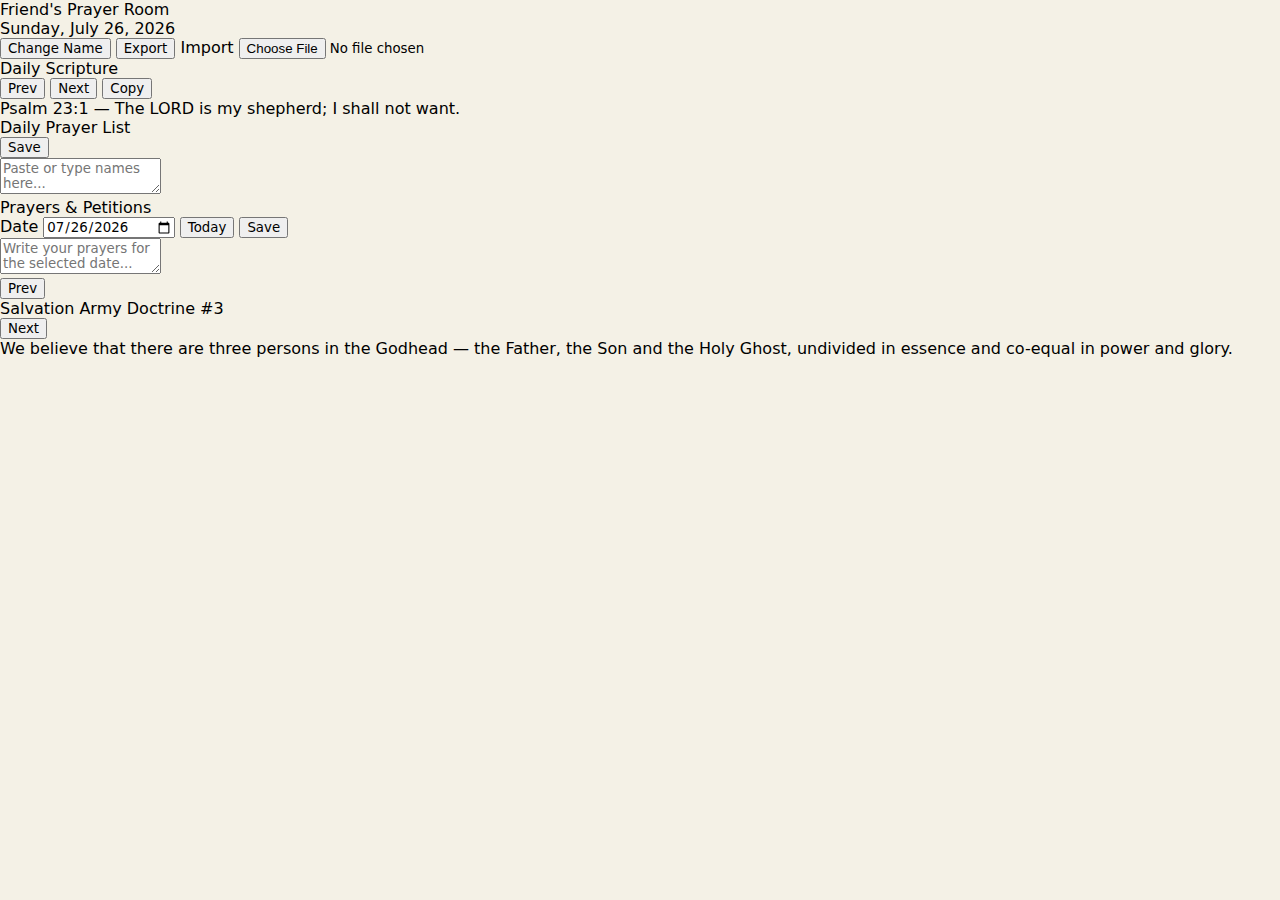
<file: index.BACKUP_2026-01-07_1752.html>
<!doctype html>
<html lang="en">
<head>
  <meta charset="UTF-8" />
  <meta name="viewport" content="width=device-width,initial-scale=1" />
  <meta name="theme-color" content="#b5121b" />
  <meta name="apple-mobile-web-app-capable" content="yes" />
  <meta name="apple-mobile-web-app-status-bar-style" content="black-translucent" />
  <title>Prayer Room</title>
  <link rel="manifest" href="./manifest.webmanifest" />
  <link rel="stylesheet" href="./styles.css" />
</head>
<body>
  <header class="topbar">
    <div>
      <div class="title" id="title">Prayer Room</div>
      <div class="subtitle" id="dateLabel"></div>
    </div>
    <div class="actions">
      <button class="btn cream" id="changeNameBtn" type="button">Change Name</button>
      <button class="btn outline" id="exportBtn" type="button">Export</button>
      <label class="btn outline file">
        Import
        <input id="importFile" type="file" accept="application/json" />
      </label>
    </div>
  </header>

  <main class="wrap">
    <section class="card scripture">
      <div class="cardHead">
        <div class="cardTitle">Daily Scripture</div>
        <div class="cardBtns">
          <button class="btn" id="scrPrev" type="button">Prev</button>
          <button class="btn" id="scrNext" type="button">Next</button>
          <button class="btn" id="scrCopy" type="button">Copy</button>
        </div>
      </div>
      <div class="cardBody">
        <div class="bigText green" id="scriptureText"></div>
      </div>
    </section>

    <section class="center">
      <section class="pane">
        <div class="paneHead greenHead">
          <div class="paneTitle">Daily Prayer List</div>
          <div class="paneBtns">
            <button class="btn mini" id="saveList" type="button">Save</button>
          </div>
        </div>
        <div class="paneBody">
          <textarea id="dailyList" class="ta greenTa" placeholder="Paste or type names here..."></textarea>
        </div>
      </section>

      <section class="pane">
        <div class="paneHead blueHead">
          <div class="paneTitle">Prayers &amp; Petitions</div>
          <div class="paneBtns">
            <label class="dateLabel">
              <span>Date</span>
              <input id="prayerDate" type="date" />
            </label>
            <button class="btn mini" id="todayBtn" type="button">Today</button>
            <button class="btn mini" id="savePrayer" type="button">Save</button>
          </div>
        </div>
        <div class="paneBody">
          <textarea id="prayerText" class="ta blueTa" placeholder="Write your prayers for the selected date..."></textarea>
        </div>
      </section>
    </section>

    <section class="card doctrine">
      <div class="cardHead doctrineHead">
        <button class="btn cream" id="docPrev" type="button">Prev</button>
        <div class="doctrineTitle" id="doctrineTitle">Salvation Army Doctrine</div>
        <button class="btn cream" id="docNext" type="button">Next</button>
      </div>
      <div class="cardBody doctrineBody">
        <div class="bigText gold" id="doctrineText"></div>
      </div>
    </section>

    <footer class="status" id="status"></footer>
  </main>

  <script src="./app.js"></script>
</body>
</html>
</file>
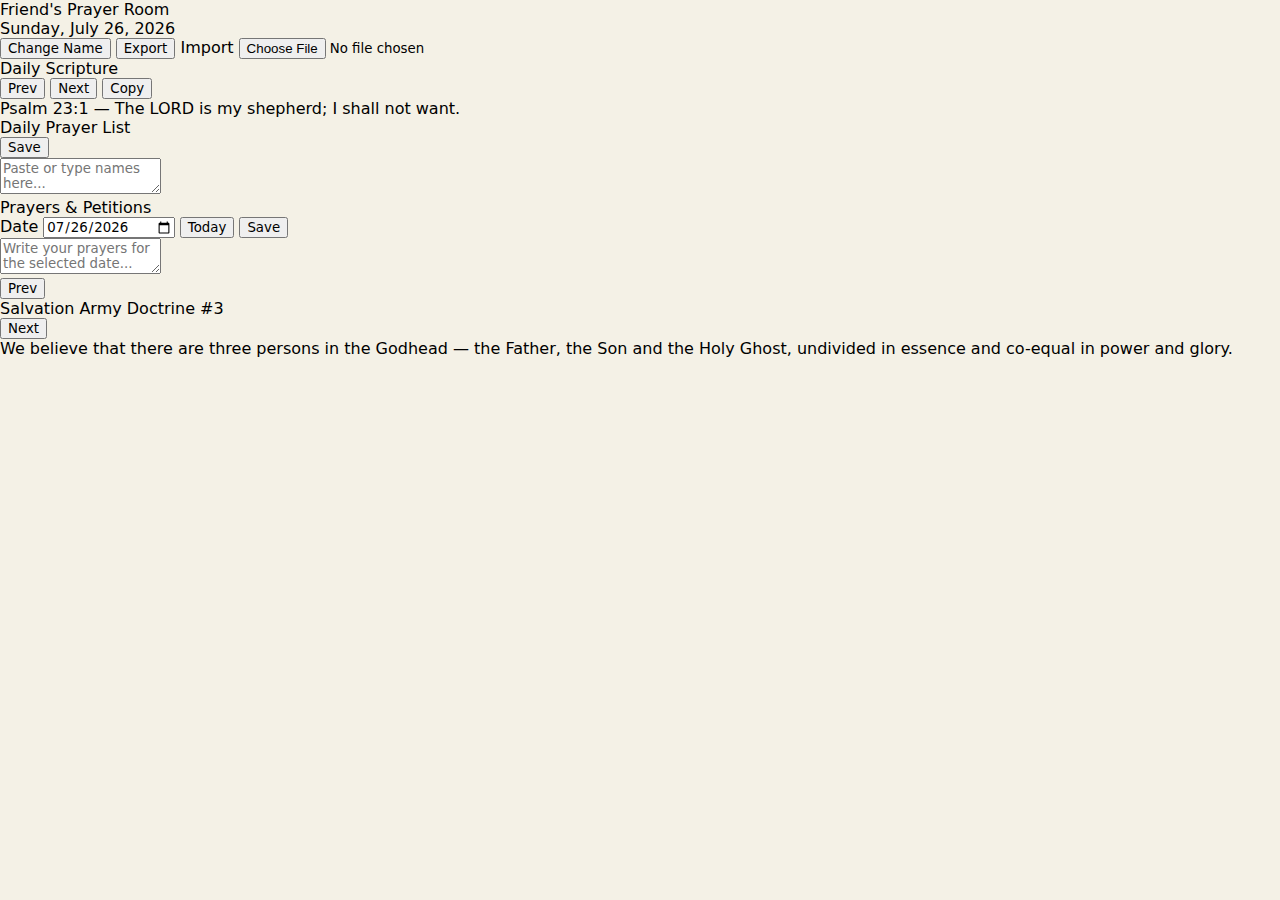
<file: index.NEW_2026-01-07_1802.html>
<!doctype html>
<html lang="en">
<head>
  <meta charset="UTF-8" />
  <meta name="viewport" content="width=device-width,initial-scale=1" />
  <meta name="theme-color" content="#b5121b" />
  <meta name="apple-mobile-web-app-capable" content="yes" />
  <meta name="apple-mobile-web-app-status-bar-style" content="black-translucent" />
  <title>Prayer Room</title>
  <link rel="manifest" href="./manifest.webmanifest" />
  <link rel="stylesheet" href="./styles.css" />
</head>
<body>
  <header class="topbar">
    <div>
      <div class="title" id="title">Prayer Room</div>
      <div class="subtitle" id="dateLabel"></div>
    </div>
    <div class="actions">
      <button class="btn cream" id="changeNameBtn" type="button">Change Name</button>
      <button class="btn outline" id="exportBtn" type="button">Export</button>
      <label class="btn outline file">
        Import
        <input id="importFile" type="file" accept="application/json" />
      </label>
    </div>
  </header>

  <main class="wrap">
    <section class="card scripture">
      <div class="cardHead">
        <div class="cardTitle">Daily Scripture</div>
        <div class="cardBtns">
          <button class="btn" id="scrPrev" type="button">Prev</button>
          <button class="btn" id="scrNext" type="button">Next</button>
          <button class="btn" id="scrCopy" type="button">Copy</button>
        </div>
      </div>
      <div class="cardBody">
        <div class="bigText green" id="scriptureText"></div>
      </div>
    </section>

    <section class="center">
      <section class="pane">
        <div class="paneHead greenHead">
          <div class="paneTitle">Daily Prayer List</div>
          <div class="paneBtns">
            <button class="btn mini" id="saveList" type="button">Save</button>
          </div>
        </div>
        <div class="paneBody">
          <textarea id="dailyList" class="ta greenTa" placeholder="Paste or type names here..."></textarea>
        </div>
      </section>

      <section class="pane">
        <div class="paneHead blueHead">
          <div class="paneTitle">Prayers &amp; Petitions</div>
          <div class="paneBtns">
            <label class="dateLabel">
              <span>Date</span>
              <input id="prayerDate" type="date" />
            </label>
            <button class="btn mini" id="todayBtn" type="button">Today</button>
            <button class="btn mini" id="savePrayer" type="button">Save</button>
          </div>
        </div>
        <div class="paneBody">
          <textarea id="prayerText" class="ta blueTa" placeholder="Write your prayers for the selected date..."></textarea>
        </div>
      </section>
    </section>

    <section class="card doctrine">
      <div class="cardHead doctrineHead">
        <button class="btn cream" id="docPrev" type="button">Prev</button>
        <div class="doctrineTitle" id="doctrineTitle">Salvation Army Doctrine</div>
        <button class="btn cream" id="docNext" type="button">Next</button>
      </div>
      <div class="cardBody doctrineBody">
        <div class="bigText gold" id="doctrineText"></div>
      </div>
    </section>

    <footer class="status" id="status"></footer>
  </main>

  <script src="./app.js"></script>
<script>
  (function () {
    // Recovery mode: stop PWA caching so everyone sees fresh assets.
    if ("serviceWorker" in navigator) {
      navigator.serviceWorker.getRegistrations()
        .then(regs => Promise.all(regs.map(r => r.unregister())))
        .catch(() => {});
    }
    if (window.caches && caches.keys) {
      caches.keys()
        .then(keys => Promise.all(keys.map(k => caches.delete(k))))
        .catch(() => {});
    }
  })();
</script>

</body>
</html>
</file>
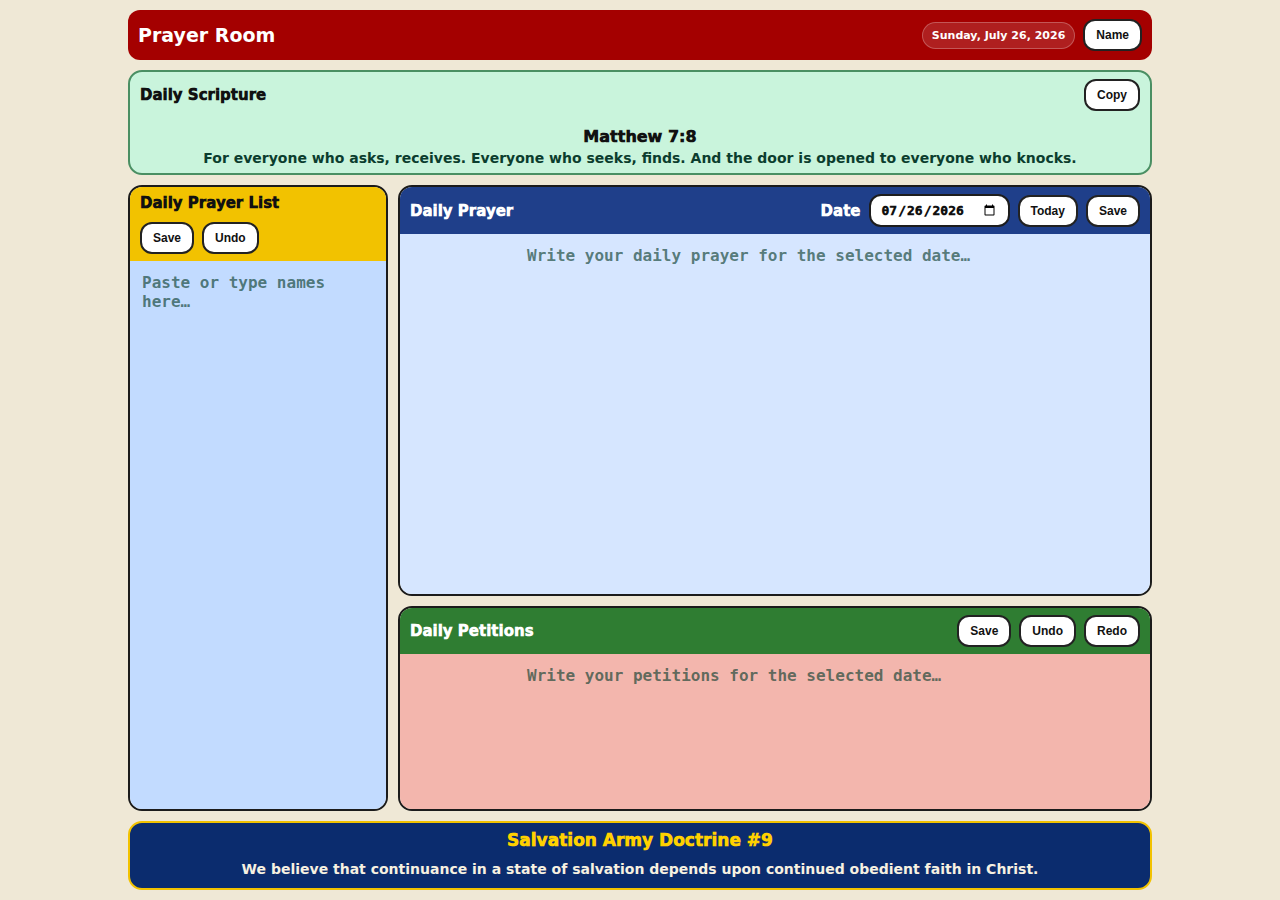
<file: iphone-ipad.html>
<!DOCTYPE html>
<html lang="en">
<head>
  <meta charset="UTF-8" />
  <meta name="viewport" content="width=device-width,initial-scale=1,viewport-fit=cover" />
  <title>Prayer Room</title>
  <style>
    :root{
      --bg: #efe8d6;
      --panel: #f6f1e2;
      --border: #1b1b1b;

      --banner: #a40000;

      /* Make Scripture more distinct (mintier green) */
      --scripture-bg: #c9f4dc;
      --scripture-border: #4a8f63;

      /* Prayer List banner: rich yellow (Salvation Army feel) */
      --list-header: #f2c200;
      /* Prayer List background: richer pastel blue (more distinct from Daily Prayer) */
      --list-bg: #c2dbff;

      --prayer-header: #1f3f8a;
      /* Daily Prayer: rich pastel blue (as requested) */
      --prayer-bg: #d6e6ff;

      --pet-header: #2f7d32;
      /* Daily Petitions: rich pastel salmon */
      --pet-bg: #f3b6ad;

      --doctrine-bg: #0b2c6e;
      --doctrine-border: #f2c200;
      --doctrine-ivory: #f7f1e1;

      --btn-bg: #ffffff;
      --btn-border: #222;

      --forest: #0b3d2e;

      --editor-max-w: 520px;
    }

    *{ box-sizing: border-box; }

    html, body{
      height: 100%;
      margin: 0;
      padding: 0;
      overflow: hidden;
      font-family: system-ui, -apple-system, Segoe UI, Roboto, Arial, sans-serif;
      background: var(--bg);
      color: #111;
    }

    /* 80% width on iPad/landscape/desktop */
    .shell{
      height: 100vh;
      width: 100%;
      display: flex;
      justify-content: center;
      align-items: stretch;
      padding: 10px;
    }
    .app{
      height: 100%;
      width: 100%;
      display: flex;
      flex-direction: column;
      gap: 10px;
      min-height: 0;
    }
    @media (min-width: 820px){
      .app{ width: min(80vw, 1300px); }
    }

    /* Thinner top banner */
    .header{
      background: var(--banner);
      color: #fff;
      border-radius: 12px;
      padding: 9px 10px;
      display: flex;
      align-items: center;
      justify-content: space-between;
      gap: 10px;
      flex: 0 0 auto;
    }

    .title{
      font-weight: 900;
      font-size: 19px;
      line-height: 1.1;
    }

    .header-right{
      display: flex;
      gap: 8px;
      align-items: center;
      flex-wrap: wrap;
      justify-content: flex-end;
    }

    .pill{
      background: rgba(255,255,255,0.12);
      border: 1px solid rgba(255,255,255,0.25);
      color: #fff;
      padding: 6px 9px;
      border-radius: 999px;
      font-weight: 800;
      font-size: 11px;
      white-space: nowrap;
    }

    .btn{
      appearance: none;
      -webkit-appearance: none;
      border: 2px solid var(--btn-border);
      background: var(--btn-bg);
      color: #111;
      border-radius: 12px;
      padding: 7px 11px;
      font-weight: 900;
      font-size: 12px;
      cursor: pointer;
      touch-action: manipulation;
    }
    .btn:active{ transform: translateY(1px); }

    .panel{
      border: 2px solid var(--border);
      border-radius: 14px;
      background: var(--panel);
      overflow: hidden;
      display: flex;
      flex-direction: column;
      min-height: 0;
    }

    /* Thinner panel headers */
    .panel-header{
      display: flex;
      align-items: center;
      justify-content: space-between;
      gap: 10px;
      padding: 7px 10px;
      font-weight: 950;
      flex: 0 0 auto;
      flex-wrap: wrap;
      font-size: 15px;
    }

    .panel-body{
      padding: 9px 11px;
      overflow: auto;
      min-height: 0;
      flex: 1 1 auto;
      -webkit-overflow-scrolling: touch;
    }

    /* Scripture reduced height + tighter type */
    .scripture{
      background: var(--scripture-bg);
      border-color: var(--scripture-border);
      max-height: 105px;
    }
    .scripture .panel-body{ padding: 7px 10px; }
    .scripture-controls{ display:flex; gap: 8px; flex-wrap: wrap; justify-content: flex-end; }
    .scrRef{
      text-align:center;
      font-weight: 950;
      font-size: 16px;
      margin: 2px 0 4px;
      color: #111;
    }
    .scrText{
      text-align:center;
      font-weight: 850;
      font-size: 14px;
      line-height: 1.18;
      white-space: pre-wrap;
      color: var(--forest);
    }

    /* Main layout */
    .main{
      flex: 1 1 auto;
      min-height: 0;
      display: grid;
      grid-template-columns: 1fr;
      grid-template-rows: auto auto;
      gap: 10px;
    }

    @media (min-width: 820px){
      .main{
        grid-template-columns: 260px 1fr;
        grid-template-rows: 1fr;
      }
    }

    /* Shared textarea behavior: remove box-in-box */
    textarea{
      width: 100%;
      height: 100%;
      min-height: 0;
      resize: none;
      border: 0;
      border-radius: 0;
      padding: 12px;
      font-size: 16px;
      font-weight: 800;
      outline: none;
      background: transparent;
      color: var(--forest);
      display:block;
      -webkit-overflow-scrolling: touch;
    }
    textarea::placeholder{
      color: rgba(11,61,46,0.65);
      font-weight: 750;
    }

    /* Prayer list (pastel BLUE, banner YELLOW) */
    .list .panel-header{ background: var(--list-header); color:#111; }
    .list .panel-body{
      background: var(--list-bg);
      padding: 0;
      display:flex;
      align-items:stretch;
    }
    .list textarea{ flex: 1 1 auto; }
    .list-controls{ display:flex; gap: 8px; flex-wrap: wrap; justify-content: flex-end; }

    /* Right split 2/3 + 1/3 */
    .right{
      min-height: 0;
      display: grid;
      grid-template-rows: 2fr 1fr;
      gap: 10px;
    }

    .prayer .panel-header{ background: var(--prayer-header); color:#fff; }
    .prayer .panel-body{
      background: var(--prayer-bg);
      padding: 0;
      display:flex;
      justify-content:center;
      align-items:stretch;
    }

    .petitions .panel-header{ background: var(--pet-header); color:#fff; }
    .petitions .panel-body{
      background: var(--pet-bg);
      padding: 0;
      display:flex;
      justify-content:center;
      align-items:stretch;
    }

    /* Narrow prayer/petitions editor area while keeping full panel color visible */
    .prayer textarea, .petitions textarea{
      max-width: var(--editor-max-w);
      flex: 1 1 auto;
    }

    .date-row{
      display:flex;
      gap: 8px;
      align-items:center;
      justify-content: flex-end;
      flex-wrap: wrap;
    }
    .date-row label{ font-weight: 950; color: #fff; }
    .date-row input[type="date"]{
      font-weight: 950;
      padding: 6px 10px;
      border-radius: 12px;
      border: 2px solid #1d1d1d;
      font-size: 13px;
      background: #fff;
      color: #111;
    }

    .row-controls{ display:flex; gap: 8px; flex-wrap: wrap; justify-content:flex-end; }

    /* Doctrine: centered; ivory text; reduced header thickness handled by .panel-header */
    .doctrine{
      background: var(--doctrine-bg);
      border-color: var(--doctrine-border);
      max-height: 120px;
    }
    .doctrine .panel-header{
      background: transparent;
      color: #ffd100;
      padding-bottom: 5px;
      justify-content: center;
      text-align: center;
    }
    .docTitle{
      font-weight: 950;
      font-size: 17px;
      color: #ffd100;
      text-align: center;
      width: 100%;
    }
    .doctrine .panel-body{
      background: transparent;
      color: var(--doctrine-ivory);
      padding: 6px 10px 10px;
    }
    .docText{
      text-align: center;
      font-weight: 900;
      font-size: 14px;
      line-height: 1.20;
      white-space: pre-wrap;
    }
  </style>
</head>

<body>
  <div class="shell">
    <div class="app">

      <div class="header">
        <div class="title" id="hdrTitle">Prayer Room</div>
        <div class="header-right">
          <div class="pill" id="hdrDate"></div>
          <button class="btn" id="btnName">Name</button>
        </div>
      </div>

      <section class="panel scripture" aria-label="Daily Scripture">
        <div class="panel-header">
          <div>Daily Scripture</div>
          <div class="scripture-controls">
            <button class="btn" id="btnCopyScripture">Copy</button>
          </div>
        </div>
        <div class="panel-body">
          <div class="scrRef" id="scrRef">Loading…</div>
          <div class="scrText" id="scrText"></div>
        </div>
      </section>

      <div class="main">

        <section class="panel list" aria-label="Daily Prayer List">
          <div class="panel-header">
            <div>Daily Prayer List</div>
            <div class="list-controls">
              <button class="btn" id="btnSaveList">Save</button>
              <button class="btn" id="btnUndoList">Undo</button>
            </div>
          </div>
          <div class="panel-body">
            <textarea id="taList" spellcheck="false" placeholder="Paste or type names here…"></textarea>
          </div>
        </section>

        <div class="right">

          <section class="panel prayer" aria-label="Daily Prayer">
            <div class="panel-header">
              <div>Daily Prayer</div>
              <div class="date-row">
                <label for="datePick">Date</label>
                <input id="datePick" type="date" />
                <button class="btn" id="btnToday">Today</button>
                <button class="btn" id="btnSavePrayer">Save</button>
                <!-- REMOVED: Undo / Redo buttons per your instruction -->
              </div>
            </div>
            <div class="panel-body">
              <textarea id="taPrayer" spellcheck="false" placeholder="Write your daily prayer for the selected date…"></textarea>
            </div>
          </section>

          <section class="panel petitions" aria-label="Daily Petitions">
            <div class="panel-header">
              <div>Daily Petitions</div>
              <div class="row-controls">
                <button class="btn" id="btnSavePets">Save</button>
                <button class="btn" id="btnUndoPets">Undo</button>
                <button class="btn" id="btnRedoPets">Redo</button>
              </div>
            </div>
            <div class="panel-body">
              <textarea id="taPets" spellcheck="false" placeholder="Write your petitions for the selected date…"></textarea>
            </div>
          </section>

        </div>
      </div>

      <section class="panel doctrine" aria-label="Salvation Army Doctrine">
        <div class="panel-header">
          <div class="docTitle" id="docTitle">Salvation Army Doctrine</div>
        </div>
        <div class="panel-body">
          <div class="docText" id="docText"></div>
        </div>
      </section>

    </div>
  </div>

  <script>
    function pad2(n){ return String(n).padStart(2,'0'); }
    function ymd(d){ return d.getFullYear() + '-' + pad2(d.getMonth()+1) + '-' + pad2(d.getDate()); }
    function parseYMD(s){
      const [y,m,dd] = s.split('-').map(Number);
      return new Date(y, (m-1), dd, 12, 0, 0, 0);
    }
    function dayOfYear(d){
      const start = new Date(d.getFullYear(), 0, 1, 12, 0, 0, 0);
      return Math.floor((d - start) / 86400000);
    }

    async function fetchJsonWithCacheBust(url){
      const bust = 'v=' + Date.now();
      const sep = url.includes('?') ? '&' : '?';
      const res = await fetch(url + sep + bust, { cache: 'no-store' });
      if(!res.ok) throw new Error('HTTP ' + res.status);
      return await res.json();
    }

    async function loadScriptureData(){
      try{ return await fetchJsonWithCacheBust('nlt_for_app_365.json'); }
      catch(e1){
        try{ return await fetchJsonWithCacheBust('nlt_for_app.json'); }
        catch(e2){ throw new Error('Scripture JSON failed'); }
      }
    }

    const DOCTRINES = [
      "We believe that the Scriptures of the Old and New Testaments were given by inspiration of God, and that they only constitute the Divine rule of Christian faith and practice.",
      "We believe that there is only one God, who is infinitely perfect, the Creator, Preserver, and Governor of all things, and who is the only proper object of religious worship.",
      "We believe that there are three persons in the Godhead—the Father, the Son, and the Holy Ghost, undivided in essence and co-equal in power and glory.",
      "We believe that in the person of Jesus Christ the Divine and human natures are united, so that He is truly and properly God and truly and properly man.",
      "We believe that our first parents were created in a state of innocency, but by their disobedience they lost their purity and happiness, and that in consequence of their fall all men have become sinners, totally depraved, and as such are justly exposed to the wrath of God.",
      "We believe that the Lord Jesus Christ has by His suffering and death made an atonement for the whole world, so that whosoever will may be saved.",
      "We believe that repentance toward God, faith in our Lord Jesus Christ, and regeneration by the Holy Spirit are necessary to salvation.",
      "We believe that we are justified by grace through faith in our Lord Jesus Christ, and that he that believeth hath the witness in himself.",
      "We believe that continuance in a state of salvation depends upon continued obedient faith in Christ.",
      "We believe that it is the privilege of all believers to be wholly sanctified, and that their whole spirit and soul and body may be preserved blameless unto the coming of our Lord Jesus Christ.",
      "We believe in the immortality of the soul; in the resurrection of the body; in the general judgment at the end of the world; in the eternal happiness of the righteous; and in the endless punishment of the wicked."
    ];

    const DOCTRINE_EPOCH = new Date(2026,0,1,12,0,0,0);
    function doctrineIndexForDate(d){
      const days = Math.floor((d - DOCTRINE_EPOCH) / 86400000);
      return ((days % 11) + 11) % 11;
    }

    function normalizeScriptureItem(item){
      const ref = item.ref || item.scripture_ref || item.reference || item.verse_ref || item.verseRef || "";
      const text = item.text || item.scripture_text || item.verse || item.verse_text || item.verseText || "";
      const date = item.date || item.day || item.ymd || item.dayKey || "";
      return { ref, text, date };
    }

    let scriptureData = null;
    let viewDate = new Date();
    viewDate.setHours(12,0,0,0);

    const stacks = {
      list: { undo: [], redo: [] },
      prayer: { undo: [], redo: [] },
      pets: { undo: [], redo: [] }
    };

    const hdrTitle = document.getElementById('hdrTitle');
    const hdrDate  = document.getElementById('hdrDate');
    const btnName  = document.getElementById('btnName');

    const scrRef = document.getElementById('scrRef');
    const scrText = document.getElementById('scrText');
    const btnCopyScripture = document.getElementById('btnCopyScripture');

    const taList = document.getElementById('taList');
    const btnSaveList = document.getElementById('btnSaveList');
    const btnUndoList = document.getElementById('btnUndoList');

    const datePick = document.getElementById('datePick');
    const btnToday = document.getElementById('btnToday');

    const taPrayer = document.getElementById('taPrayer');
    const btnSavePrayer = document.getElementById('btnSavePrayer');

    const taPets = document.getElementById('taPets');
    const btnSavePets = document.getElementById('btnSavePets');
    const btnUndoPets = document.getElementById('btnUndoPets');
    const btnRedoPets = document.getElementById('btnRedoPets');

    const docTitle = document.getElementById('docTitle');
    const docText = document.getElementById('docText');

    const K = {
      first: 'prayerRoom.firstName',
      list:  'prayerRoom.dailyList',
      prayer: (d) => `prayerRoom.prayer.${ymd(d)}`,
      pets:   (d) => `prayerRoom.petitions.${ymd(d)}`
    };

    function getFirstName(){ return (localStorage.getItem(K.first) || '').trim(); }
    function setFirstName(name){ localStorage.setItem(K.first, name.trim()); }

    function renderHeader(){
      const name = getFirstName();
      hdrTitle.textContent = name ? `${name}'s Prayer Room` : "Prayer Room";
      const fmt = new Intl.DateTimeFormat(undefined, { weekday:'long', year:'numeric', month:'long', day:'numeric' });
      hdrDate.textContent = fmt.format(viewDate);
    }

    function ensureName(){
      let name = getFirstName();
      if(!name){
        name = (prompt("First name (for header):", "") || "").trim();
        if(name) setFirstName(name);
      }
      renderHeader();
    }

    function findScriptureForDate(d){
      if(!Array.isArray(scriptureData) || scriptureData.length === 0) return null;
      const key = ymd(d);

      for(const raw of scriptureData){
        const it = normalizeScriptureItem(raw);
        if(it.date && String(it.date).includes(key)) return it;
      }

      const idx = dayOfYear(d);
      const raw = scriptureData[idx % scriptureData.length];
      return raw ? normalizeScriptureItem(raw) : null;
    }

    function renderScripture(){
      const it = findScriptureForDate(viewDate);
      if(!it){
        scrRef.textContent = "Scripture not loaded";
        scrText.textContent = "";
        return;
      }
      scrRef.textContent = it.ref || "Daily Scripture";
      scrText.textContent = it.text || "";
    }

    async function copyScripture(){
      const text = (scrRef.textContent + "\n" + scrText.textContent).trim();
      try{
        await navigator.clipboard.writeText(text);
        btnCopyScripture.textContent = "Copied";
        setTimeout(()=> btnCopyScripture.textContent = "Copy", 900);
      }catch(e){
        alert("Copy failed in this browser. You can highlight and copy manually.");
      }
    }

    function renderDoctrine(){
      const idx = doctrineIndexForDate(viewDate);
      docTitle.textContent = `Salvation Army Doctrine #${idx+1}`;
      docText.textContent = DOCTRINES[idx];
    }

    function loadList(){
      taList.value = localStorage.getItem(K.list) || "";
      stacks.list.undo = [taList.value];
      stacks.list.redo = [];
    }

    function loadEditorsForDate(){
      datePick.value = ymd(viewDate);
      taPrayer.value = localStorage.getItem(K.prayer(viewDate)) || "";
      taPets.value   = localStorage.getItem(K.pets(viewDate)) || "";

      stacks.prayer.undo = [taPrayer.value];
      stacks.prayer.redo = [];
      stacks.pets.undo = [taPets.value];
      stacks.pets.redo = [];
    }

    function saveList(){
      localStorage.setItem(K.list, taList.value);
      btnSaveList.textContent = "Saved";
      setTimeout(()=> btnSaveList.textContent = "Save", 900);
    }
    function savePrayer(){
      localStorage.setItem(K.prayer(viewDate), taPrayer.value);
      btnSavePrayer.textContent = "Saved";
      setTimeout(()=> btnSavePrayer.textContent = "Save", 900);
    }
    function savePets(){
      localStorage.setItem(K.pets(viewDate), taPets.value);
      btnSavePets.textContent = "Saved";
      setTimeout(()=> btnSavePets.textContent = "Save", 900);
    }

    function wireUndoRedo(textarea, stackObj){
      textarea.addEventListener('input', () => {
        const current = textarea.value;
        const last = stackObj.undo.length ? stackObj.undo[stackObj.undo.length - 1] : null;
        if(last !== current){
          stackObj.undo.push(current);
          if(stackObj.undo.length > 60) stackObj.undo.shift();
        }
        stackObj.redo = [];
      });
    }
    function doUndo(textarea, stackObj){
      if(stackObj.undo.length < 2) return;
      const cur = stackObj.undo.pop();
      stackObj.redo.push(cur);
      textarea.value = stackObj.undo[stackObj.undo.length - 1];
    }
    function doRedo(textarea, stackObj){
      if(stackObj.redo.length === 0) return;
      const next = stackObj.redo.pop();
      stackObj.undo.push(next);
      textarea.value = next;
    }

    function setViewDate(d){
      viewDate = new Date(d.getTime());
      viewDate.setHours(12,0,0,0);

      renderHeader();
      renderScripture();
      renderDoctrine();
      loadEditorsForDate();
    }

    async function init(){
      loadList();
      loadEditorsForDate();
      ensureName();

      try{ scriptureData = await loadScriptureData(); }
      catch(e){ scriptureData = null; }

      renderHeader();
      renderScripture();
      renderDoctrine();

      btnName.addEventListener('click', () => {
        const current = getFirstName();
        const next = prompt("First name:", current || "");
        if(next !== null){
          const name = String(next).trim();
          if(name) setFirstName(name);
          else localStorage.removeItem(K.first);
          renderHeader();
        }
      });

      btnCopyScripture.addEventListener('click', copyScripture);

      btnSaveList.addEventListener('click', saveList);
      btnUndoList.addEventListener('click', ()=> doUndo(taList, stacks.list));

      btnToday.addEventListener('click', ()=> setViewDate(new Date()));
      datePick.addEventListener('change', ()=> { if(datePick.value) setViewDate(parseYMD(datePick.value)); });

      btnSavePrayer.addEventListener('click', savePrayer);

      btnSavePets.addEventListener('click', savePets);
      btnUndoPets.addEventListener('click', ()=> doUndo(taPets, stacks.pets));
      btnRedoPets.addEventListener('click', ()=> doRedo(taPets, stacks.pets));

      wireUndoRedo(taList, stacks.list);
      wireUndoRedo(taPrayer, stacks.prayer);
      wireUndoRedo(taPets, stacks.pets);
    }

    init();
  </script>
</body>
</html>
</file>
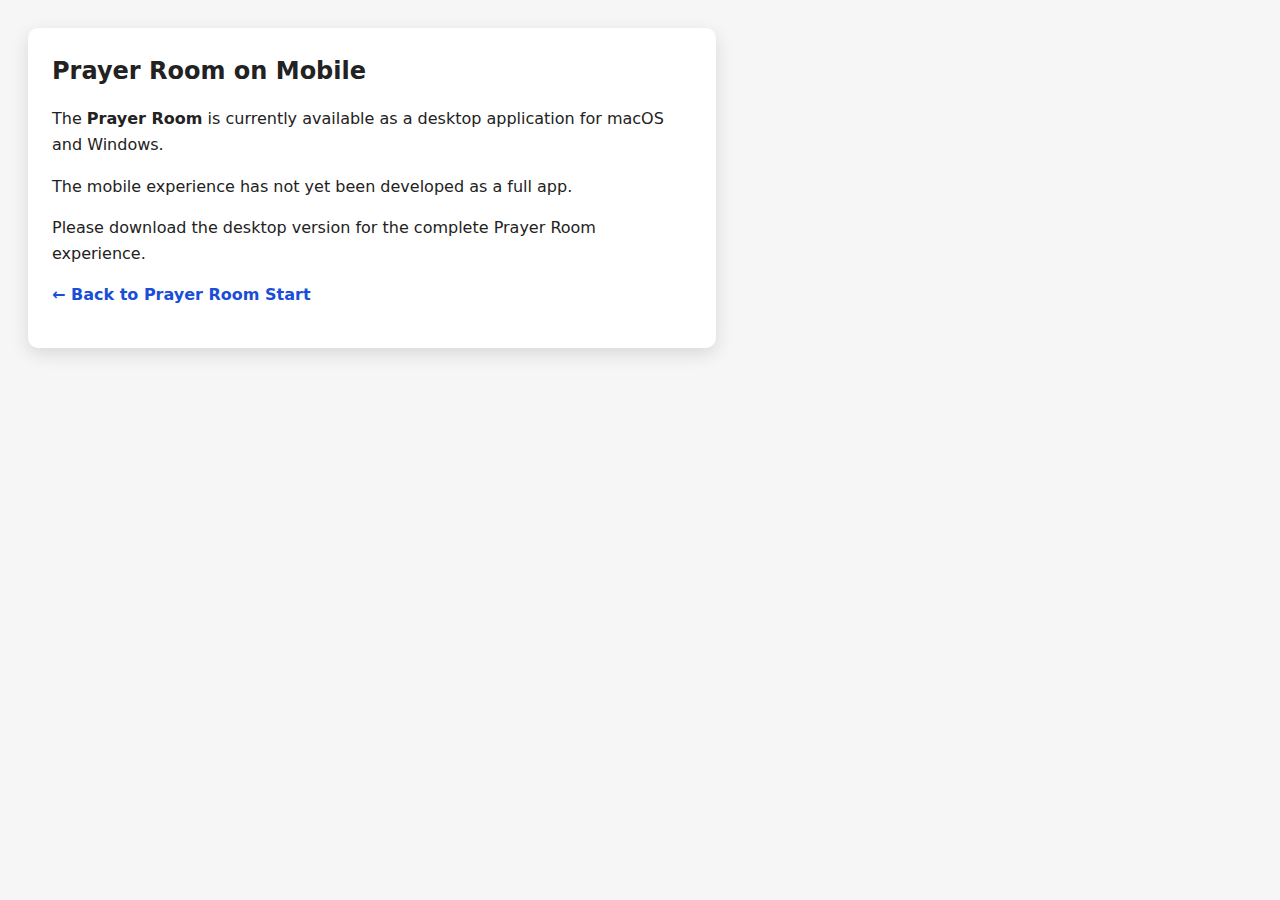
<file: mobile.html>
<!DOCTYPE html>
<html lang="en">
<head>
  <meta charset="UTF-8">
  <title>Prayer Room — Mobile</title>
  <meta name="viewport" content="width=device-width, initial-scale=1.0">

  <style>
    body {
      font-family: system-ui, -apple-system, Segoe UI, Roboto, Arial, sans-serif;
      background: #f6f6f6;
      color: #222;
      margin: 0;
      padding: 28px;
      line-height: 1.6;
    }

    h1 {
      margin-top: 0;
      font-size: 24px;
    }

    .box {
      max-width: 640px;
      background: #ffffff;
      padding: 24px;
      border-radius: 10px;
      box-shadow: 0 6px 18px rgba(0,0,0,0.12);
    }

    a {
      color: #1a4ed8;
      text-decoration: none;
      font-weight: 600;
    }

    a:hover {
      text-decoration: underline;
    }
  </style>
</head>

<body>
  <div class="box">
    <h1>Prayer Room on Mobile</h1>

    <p>
      The <strong>Prayer Room</strong> is currently available as a
      desktop application for macOS and Windows.
    </p>

    <p>
      The mobile experience has not yet been developed as a full app.
    </p>

    <p>
      Please download the desktop version for the complete Prayer Room experience.
    </p>

    <p>
      <a href="/">← Back to Prayer Room Start</a>
    </p>
  </div>
</body>
</html>
</file>
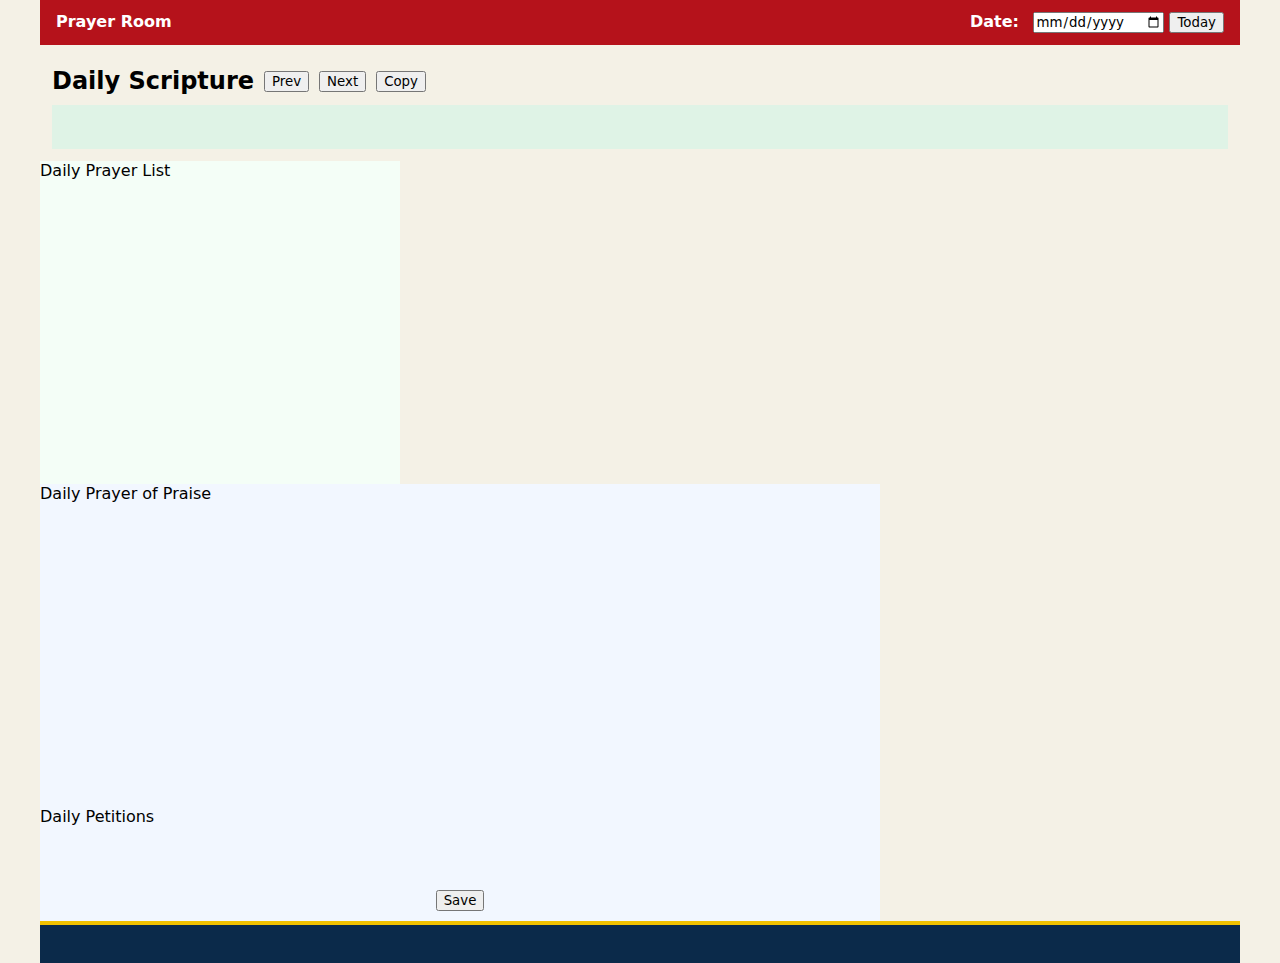
<file: prayer-room.html>
<!doctype html>
<html lang="en">
  <head>
    <meta charset="utf-8" />
    <meta name="viewport" content="width=device-width, initial-scale=1, viewport-fit=cover" />
    <title>Prayer Room</title>
    <link rel="stylesheet" href="styles.css?v=1" />
  </head>

  <body>
    <div id="app">
      <header id="top-header">
        <div id="app-title">Prayer Room</div>
        <div id="top-date-controls">
          <span style="margin-right:8px;">Date:</span>
          <input id="prayer-date" type="date" />
          <button id="today-btn" type="button">Today</button>
        </div>
      </header>

      <section id="scripture-section">
        <div style="display:flex; align-items:center; gap:10px; flex-wrap:wrap;">
          <h2 style="margin: 10px 0;">Daily Scripture</h2>
          <button id="prev-btn" type="button">Prev</button>
          <button id="next-btn" type="button">Next</button>
          <button id="copy-btn" type="button">Copy</button>
        </div>

        <div id="scripture-box" class="framed" style="min-height:44px;">
          <div id="scripture-text"></div>
          <div id="scripture-ref" style="margin-top:6px; font-style:italic;"></div>
        </div>
      </section>

      <main id="canvas">
        <section id="prayer-list-section" class="framed">
          <div class="ribbon ribbon-green">Daily Prayer List</div>
          <textarea
            id="prayer-list"
            style="width:100%; height:100%; resize:none; border:0; outline:0; padding:10px; background:transparent;"
            spellcheck="true"
          ></textarea>
        </section>

        <section id="prayers-section" class="framed">
          <div id="prayer-split">
            <section id="daily-prayer" class="framed">
              <div class="ribbon ribbon-blue">Daily Prayer of Praise</div>
              <textarea
                id="prayers-text"
                style="width:100%; height:100%; resize:none; border:0; outline:0; padding:10px; background:transparent;"
                spellcheck="true"
              ></textarea>
            </section>

            <section id="daily-petitions" class="framed">
              <div class="ribbon ribbon-grey">Daily Petitions</div>
              <textarea
                id="petitions-text"
                style="width:100%; height:100%; resize:none; border:0; outline:0; padding:10px; background:transparent;"
                spellcheck="true"
              ></textarea>

              <div style="display:flex; justify-content:center; padding:10px 0;">
                <button id="save-btn" type="button">Save</button>
              </div>
            </section>
          </div>
        </section>
      </main>

      <footer id="doctrine-section">
        <div id="doctrine-content">
          <div id="doctrine-title" style="font-weight:800; margin-bottom:6px;"></div>
          <div id="doctrine-text"></div>
        </div>
      </footer>
    </div>

    <div id="name-modal" hidden>
      <div id="name-modal-box">
        <div style="font-weight: 700; margin-bottom: 6px">Welcome</div>
        <div>Enter your name to personalize your Prayer Room</div>
        <input id="name-input" type="text" autocomplete="name" />
        <button id="save-name-btn" type="button">Save</button>
      </div>
    </div>

    <script src="app.js?v=60dfcc0"></script>
  </body>
</html>
</file>
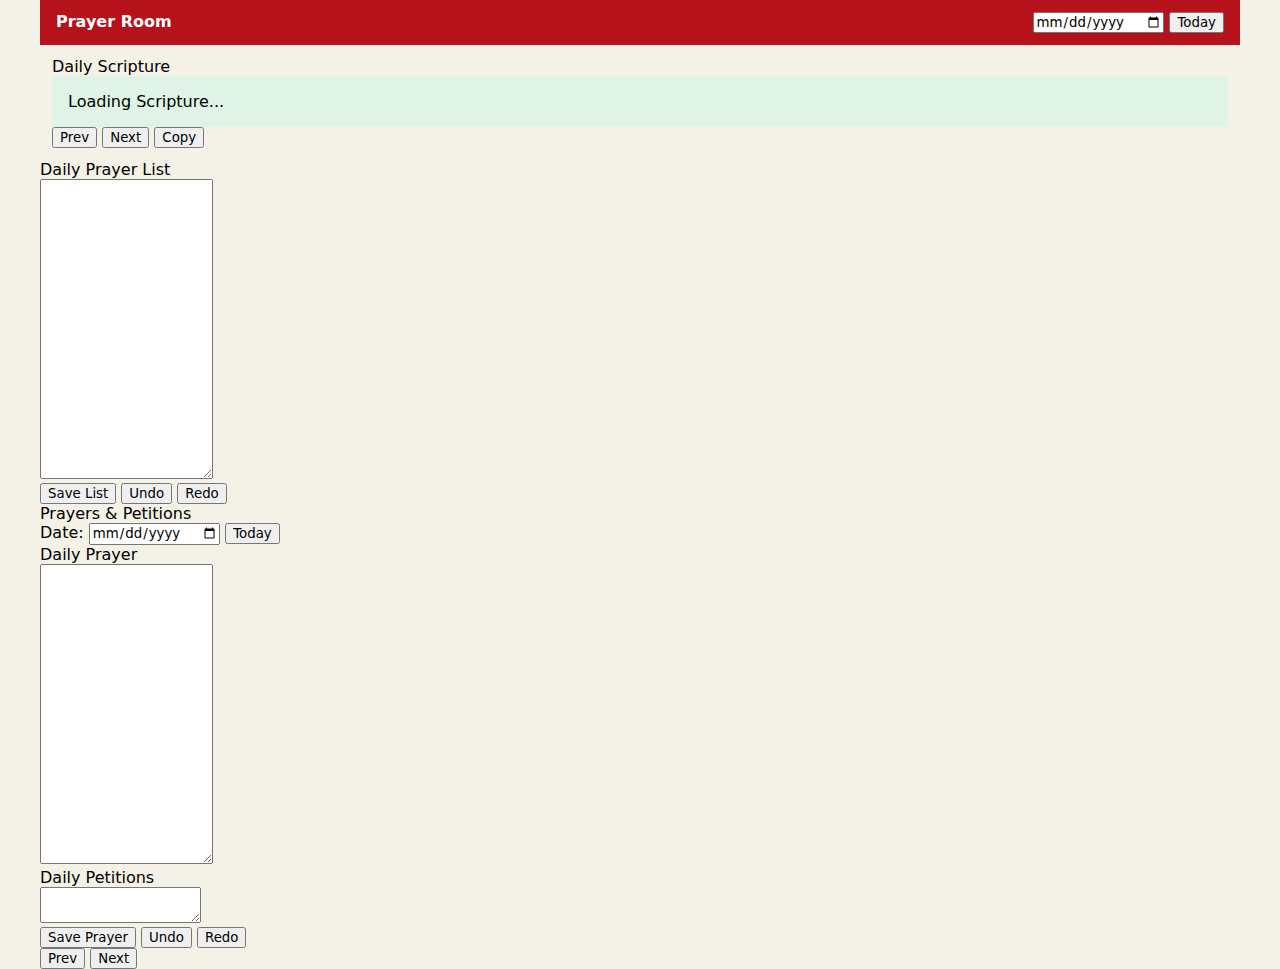
<file: prayer-room.LEGACY.html>
<!DOCTYPE html>
<html lang="en">
  <head>
    <meta charset="utf-8" />
    <meta name="viewport" content="width=device-width, initial-scale=1, viewport-fit=cover" />
    <title>Prayer Room</title>

    <!-- FORCE absolute path so GitHub Pages + Safari load CSS -->
    <link rel="stylesheet" href="/styles.css?v=20260110a" />
  </head>

  <body>
    <div id="app">
      <header id="top-header">
        <div id="app-title">Prayer Room</div>

        <div id="top-date-controls">
          <input id="prayer-date" type="date" />
          <button id="today-btn" type="button">Today</button>
        </div>
      </header>

      <section id="scripture-section" class="framed">
        <div id="scripture-left">
          <div id="scripture-label">Daily Scripture</div>
        </div>

        <div id="scripture-box">
          <div id="scripture-text">Loading Scripture...</div>
          <div id="scripture-ref"></div>
        </div>

        <div id="scripture-controls">
          <button id="scripture-prev" type="button">Prev</button>
          <button id="scripture-next" type="button">Next</button>
          <button id="scripture-copy" type="button">Copy</button>
        </div>
      </section>

      <main id="main-grid">
        <section id="prayer-list-panel" class="panel framed">
          <div class="ribbon ribbon-green">Daily Prayer List</div>
          <textarea id="prayer-list" spellcheck="true"></textarea>

          <div class="panel-buttons">
            <button id="save-list">Save List</button>
            <button id="undo-list">Undo</button>
            <button id="redo-list">Redo</button>
          </div>
        </section>

        <section id="prayers-panel" class="panel framed">
          <div class="ribbon ribbon-blue">Prayers &amp; Petitions</div>

          <div id="prayers-toolbar">
            <span>Date:</span>
            <input id="prayer-date-2" type="date" />
            <button id="today-btn-2">Today</button>
          </div>

          <div id="prayers-split">
            <section class="subpanel framed">
              <div class="ribbon ribbon-blue">Daily Prayer</div>
              <textarea id="prayers-text"></textarea>
            </section>

            <section class="subpanel framed">
              <div class="ribbon ribbon-red">Daily Petitions</div>
              <textarea id="petitions-text"></textarea>
            </section>
          </div>

          <div class="panel-buttons">
            <button id="save-prayer">Save Prayer</button>
            <button id="undo-prayer">Undo</button>
            <button id="redo-prayer">Redo</button>
          </div>
        </section>
      </main>

      <footer id="doctrine-panel" class="framed">
        <div id="doctrine-inner">
          <div id="doctrine-title"></div>
          <div id="doctrine-text"></div>
        </div>

        <div id="doctrine-controls">
          <button id="doctrine-prev">Prev</button>
          <button id="doctrine-next">Next</button>
        </div>
      </footer>
    </div>

    <div id="name-modal" hidden>
      <div id="name-modal-box">
        <div id="name-modal-title">Welcome</div>
        <div id="name-modal-subtitle">
          Enter your name to personalize your Prayer Room
        </div>
        <input id="name-input" type="text" />
        <button id="save-name-btn">Save</button>
      </div>
    </div>

    <!-- Absolute JS path for consistency -->
    <script src="/app.js?v=20260110a" defer></script>
  </body>
</html>
</file>
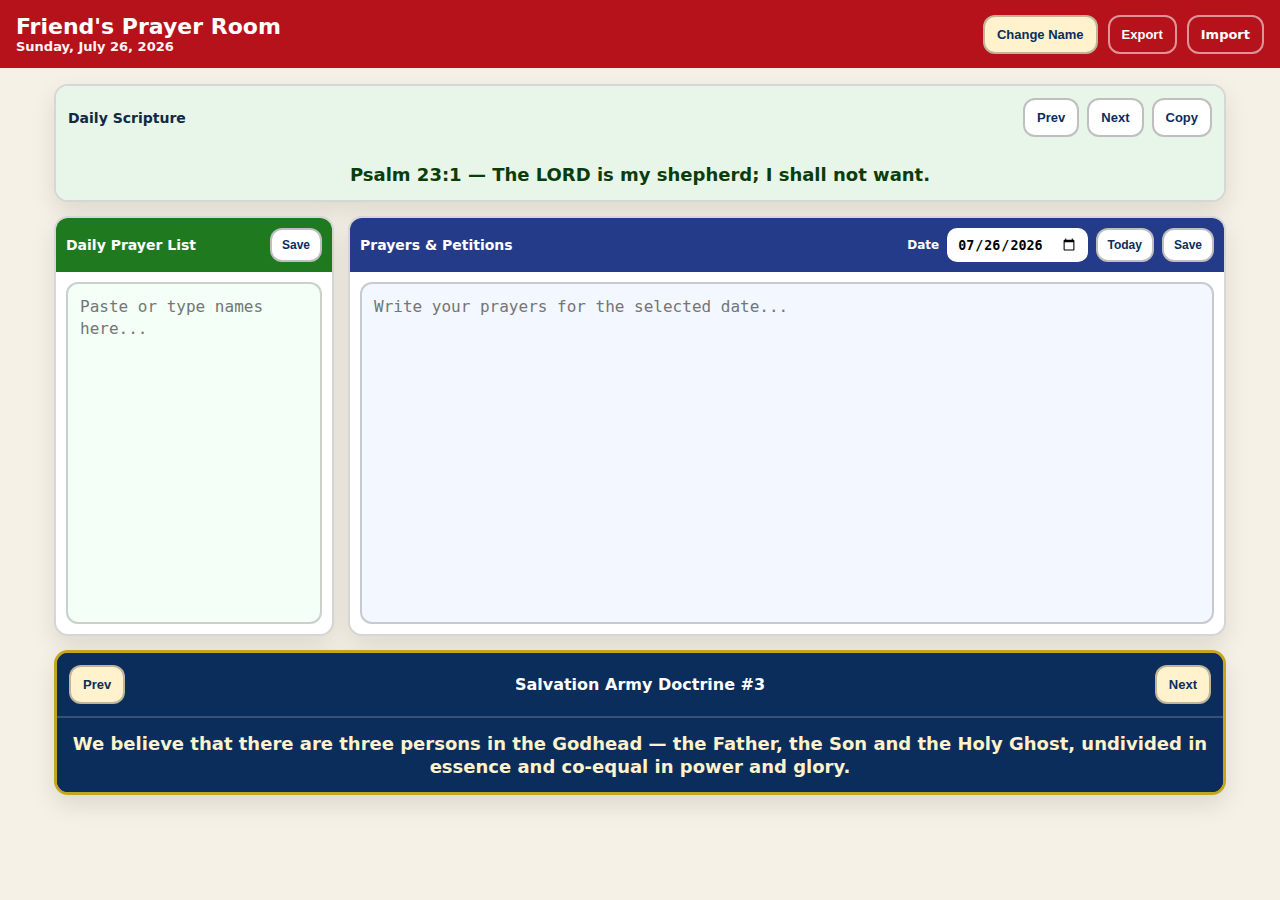
<file: .publish_tmp/prayer-room.html>
<!doctype html>
<html lang="en">
<head>
  <meta charset="UTF-8" />
  <meta name="viewport" content="width=device-width,initial-scale=1" />
  <meta name="theme-color" content="#b5121b" />
  <meta name="apple-mobile-web-app-capable" content="yes" />
  <meta name="apple-mobile-web-app-status-bar-style" content="black-translucent" />
  <title>Prayer Room</title>
  <link rel="stylesheet" href="./styles.css" />
</head>
<body>
  <header class="topbar">
    <div>
      <div class="title" id="title">Prayer Room</div>
      <div class="subtitle" id="dateLabel"></div>
    </div>
    <div class="actions">
      <button class="btn cream" id="changeNameBtn" type="button">Change Name</button>
      <button class="btn outline" id="exportBtn" type="button">Export</button>
      <label class="btn outline file">
        Import
        <input id="importFile" type="file" accept="application/json" />
      </label>
    </div>
  </header>

  <main class="wrap">
    <section class="card scripture">
      <div class="cardHead">
        <div class="cardTitle">Daily Scripture</div>
        <div class="cardBtns">
          <button class="btn" id="scrPrev" type="button">Prev</button>
          <button class="btn" id="scrNext" type="button">Next</button>
          <button class="btn" id="scrCopy" type="button">Copy</button>
        </div>
      </div>
      <div class="cardBody">
        <div class="bigText green" id="scriptureText"></div>
      </div>
    </section>

    <section class="center">
      <section class="pane">
        <div class="paneHead greenHead">
          <div class="paneTitle">Daily Prayer List</div>
          <div class="paneBtns">
            <button class="btn mini" id="saveList" type="button">Save</button>
          </div>
        </div>
        <div class="paneBody">
          <textarea id="dailyList" class="ta greenTa" placeholder="Paste or type names here..."></textarea>
        </div>
      </section>

      <section class="pane">
        <div class="paneHead blueHead">
          <div class="paneTitle">Prayers &amp; Petitions</div>
          <div class="paneBtns">
            <label class="dateLabel">
              <span>Date</span>
              <input id="prayerDate" type="date" />
            </label>
            <button class="btn mini" id="todayBtn" type="button">Today</button>
            <button class="btn mini" id="savePrayer" type="button">Save</button>
          </div>
        </div>
        <div class="paneBody">
          <textarea id="prayerText" class="ta blueTa" placeholder="Write your prayers for the selected date..."></textarea>
        </div>
      </section>
    </section>

    <section class="card doctrine">
      <div class="cardHead doctrineHead">
        <button class="btn cream" id="docPrev" type="button">Prev</button>
        <div class="doctrineTitle" id="doctrineTitle">Salvation Army Doctrine</div>
        <button class="btn cream" id="docNext" type="button">Next</button>
      </div>
      <div class="cardBody doctrineBody">
        <div class="bigText gold" id="doctrineText"></div>
      </div>
    </section>

    <footer class="status" id="status"></footer>
  </main>

  <script src="./app.js"></script>
<script>
  (function () {
    // Recovery mode: stop PWA caching so everyone sees fresh assets.
    if ("serviceWorker" in navigator) {
      navigator.serviceWorker.getRegistrations()
        .then(regs => Promise.all(regs.map(r => r.unregister())))
        .catch(() => {});
    }
    if (window.caches && caches.keys) {
      caches.keys()
        .then(keys => Promise.all(keys.map(k => caches.delete(k))))
        .catch(() => {});
    }
  })();
</script>

</body>
</html>
</file>
<file: styles.css>
:root {
  --cream-bg: #F4F1E6;
  --header-red: #B5121B;
  --scripture-green: #DFF3E6;
  --list-header-green: #1F7A1F;
  --list-bg: #F4FEF7;
  --prayers-header-blue: #243E8F;
  --prayers-bg: #F2F7FF;
  --doctrine-navy: #0B2A4A;
  --doctrine-gold: #F2C200;
}

* {
  box-sizing: border-box;
  font-family: system-ui, -apple-system, BlinkMacSystemFont, "Segoe UI", sans-serif;
}

body {
  margin: 0;
  background: var(--cream-bg);
}

#app {
  max-width: 1200px;
  margin: 0 auto;
}

#top-header {
  background: var(--header-red);
  color: #fff;
  display: flex;
  justify-content: space-between;
  padding: 12px 16px;
  font-weight: 600;
}

#scripture-section {
  padding: 12px;
}

#scripture-box {
  background: var(--scripture-green);
  padding: 16px;
}

#main-body {
  display: flex;
  gap: 12px;
  padding: 12px;
}

#prayer-list-section {
  width: 30%;
  background: var(--list-bg);
}

#prayer-list-section h3 {
  background: var(--list-header-green);
  color: #fff;
  margin: 0;
  padding: 8px;
}

#prayer-list {
  min-height: 300px;
  padding: 8px;
}

#prayers-section {
  width: 70%;
  background: var(--prayers-bg);
}

#prayers-section h3 {
  background: var(--prayers-header-blue);
  color: #fff;
  margin: 0;
  padding: 8px;
}

#prayer-date-bar {
  display: flex;
  gap: 8px;
  padding: 8px;
}

#prayers-text {
  min-height: 300px;
  padding: 8px;
}

#doctrine-section {
  background: var(--doctrine-navy);
  color: #fff;
  border-top: 4px solid var(--doctrine-gold);
  padding: 16px;
}
</file>
<file: .publish_tmp/styles.css>
:root{
  --red:#b5121b; --bg:#f5f1e6; --ink:#102a43; --muted:#5b6b7a;
  --cream:#fff2cc; --navy:#0b2d5c; --gold:#fff2cc;
  --greenBg:#e8f5e9; --greenInk:#0b3d0b; --greenHead:#1f7a1f;
  --blueHead:#243b8a; --blueBg:#e8f0ff;
  --shadow:0 10px 25px rgba(0,0,0,.10); --border:rgba(0,0,0,.16);
}
*{box-sizing:border-box}
html,body{height:100%;margin:0;font-family:system-ui,-apple-system,Segoe UI,Roboto,Helvetica,Arial,sans-serif;background:var(--bg);color:var(--ink)}
.topbar{background:var(--red);color:#fff;padding:14px 16px;display:flex;justify-content:space-between;gap:12px;align-items:center;flex-wrap:wrap}
.title{font-size:22px;font-weight:900}
.subtitle{font-size:13px;font-weight:800;opacity:.95}
.actions{display:flex;gap:10px;flex-wrap:wrap}
.wrap{max-width:1200px;margin:16px auto 28px;padding:0 14px;display:grid;gap:14px}
.card{background:#fff;border:2px solid var(--border);border-radius:14px;box-shadow:var(--shadow);overflow:hidden}
.cardHead{display:flex;justify-content:space-between;align-items:center;gap:10px;padding:12px}
.cardTitle{font-size:14px;font-weight:900}
.cardBtns{display:flex;gap:8px;flex-wrap:wrap}
.cardBody{padding:14px}
.scripture .cardHead,.scripture .cardBody{background:var(--greenBg)}
.center{display:grid;grid-template-columns:280px 1fr;gap:14px;min-height:420px}
.pane{border-radius:14px;border:2px solid var(--border);box-shadow:var(--shadow);overflow:hidden;display:flex;flex-direction:column;min-height:420px;background:#fff}
.paneHead{padding:10px;display:flex;justify-content:space-between;align-items:center;gap:10px;color:#fff;flex-wrap:wrap}
.paneTitle{font-weight:900;font-size:14px}
.paneBtns{display:flex;gap:8px;flex-wrap:wrap;align-items:center}
.greenHead{background:var(--greenHead)}
.blueHead{background:var(--blueHead)}
.paneBody{flex:1;padding:10px}
.ta{width:100%;height:100%;resize:none;border-radius:12px;border:2px solid rgba(0,0,0,.18);padding:12px;font-size:16px;line-height:1.35;outline:none}
.greenTa{background:#f4fff7}
.blueTa{background:#f3f7ff}
.bigText{font-size:18px;font-weight:900;line-height:1.28;text-align:center;text-wrap:pretty;hyphens:auto}
.bigText.green{color:var(--greenInk)}
.doctrine{border:3px solid rgba(241,196,15,.8);background:var(--navy)}
.doctrineHead{background:var(--navy);border-bottom:2px solid rgba(255,255,255,.18)}
.doctrineBody{background:var(--navy)}
.doctrineTitle{flex:1;text-align:center;color:#fff;font-weight:900}
.bigText.gold{color:var(--gold)}
.status{color:var(--muted);font-size:12px;padding:4px 2px 0}
.btn{border-radius:12px;padding:10px 12px;font-weight:900;font-size:13px;border:2px solid rgba(0,0,0,.25);background:#fff;color:var(--navy);cursor:pointer}
.btn:hover{filter:brightness(.98)}
.btn:active{transform:translateY(1px)}
.btn.outline{background:transparent;color:#fff;border-color:rgba(255,255,255,.55)}
.btn.cream{background:var(--cream)}
.btn.mini{padding:8px 10px;font-size:12px}
.file{position:relative;overflow:hidden}
.file input{position:absolute;left:-10000px}
.dateLabel{display:inline-flex;align-items:center;gap:8px;color:#fff;font-weight:800;font-size:12px}
.dateLabel input{border-radius:10px;border:2px solid rgba(255,255,255,.55);padding:6px 8px;font-weight:800}
@media (max-width:980px){.center{grid-template-columns:1fr}.pane{min-height:320px}}
</file>
